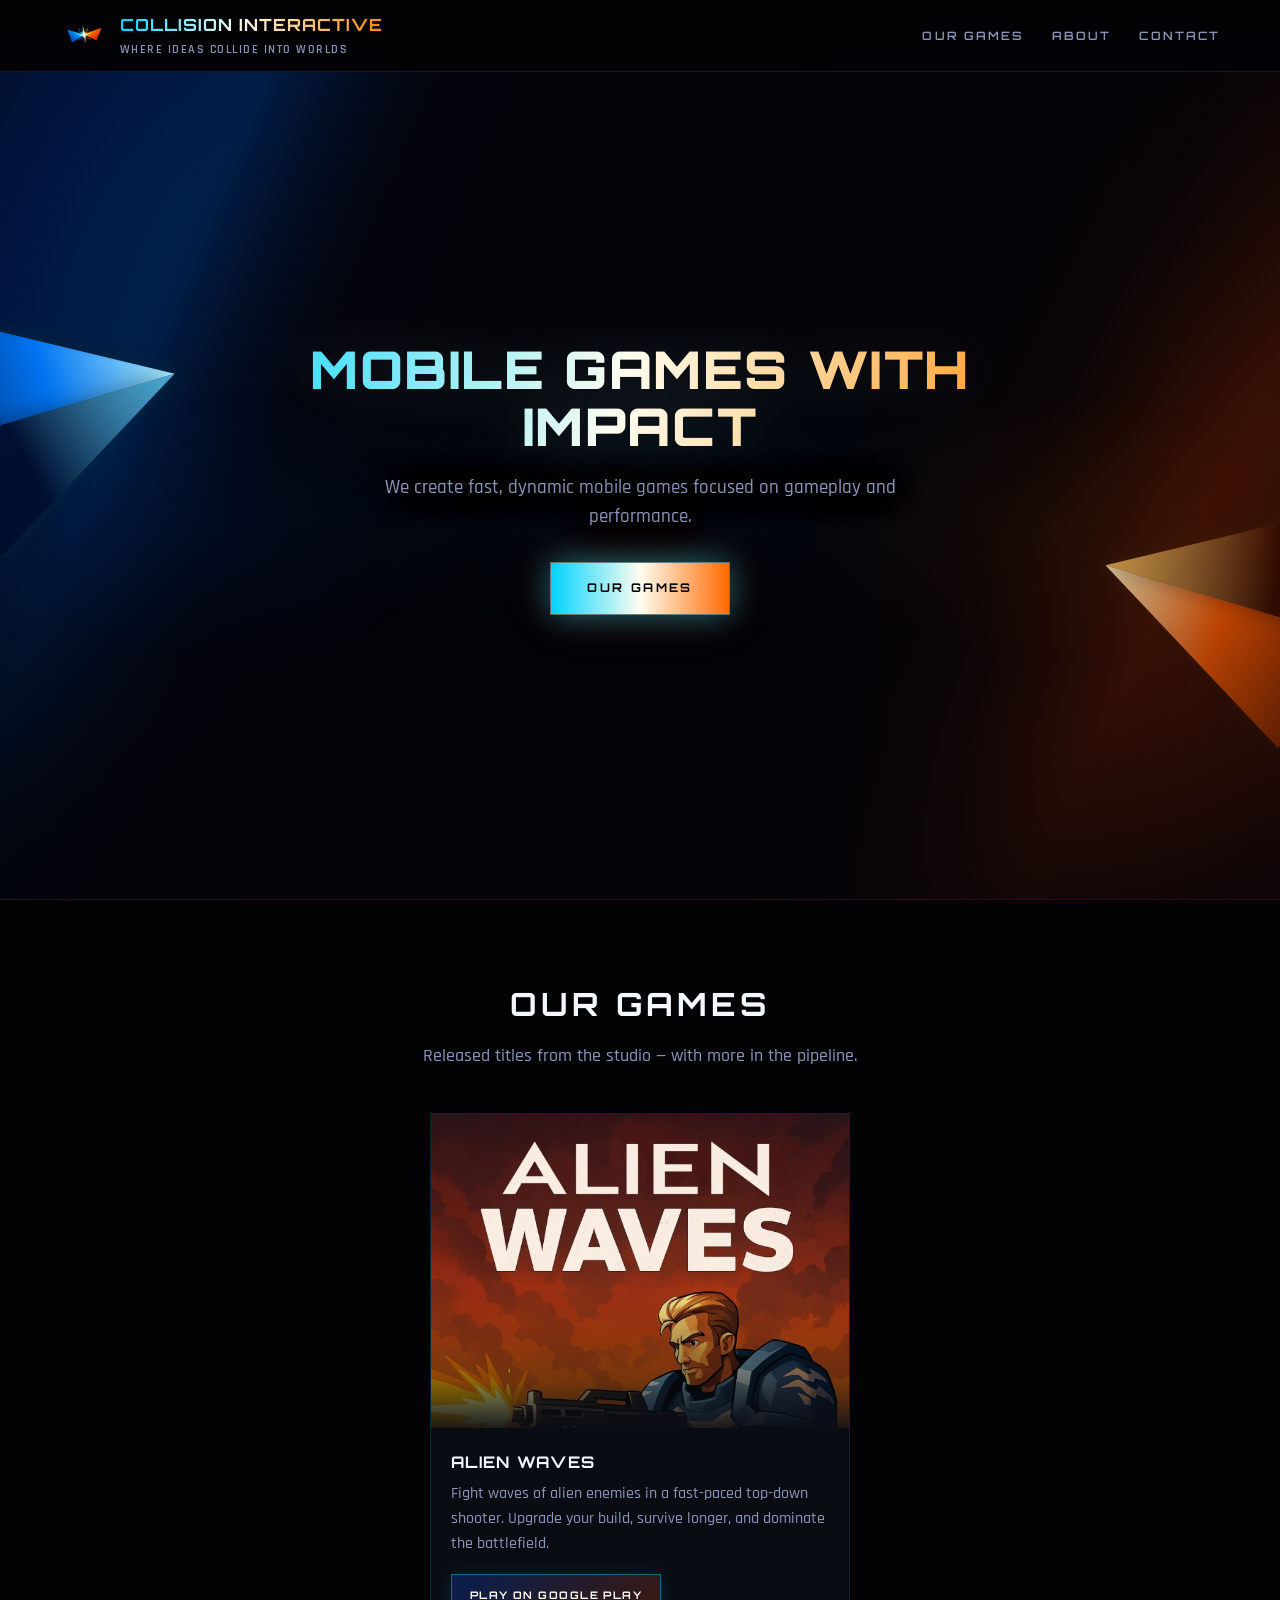
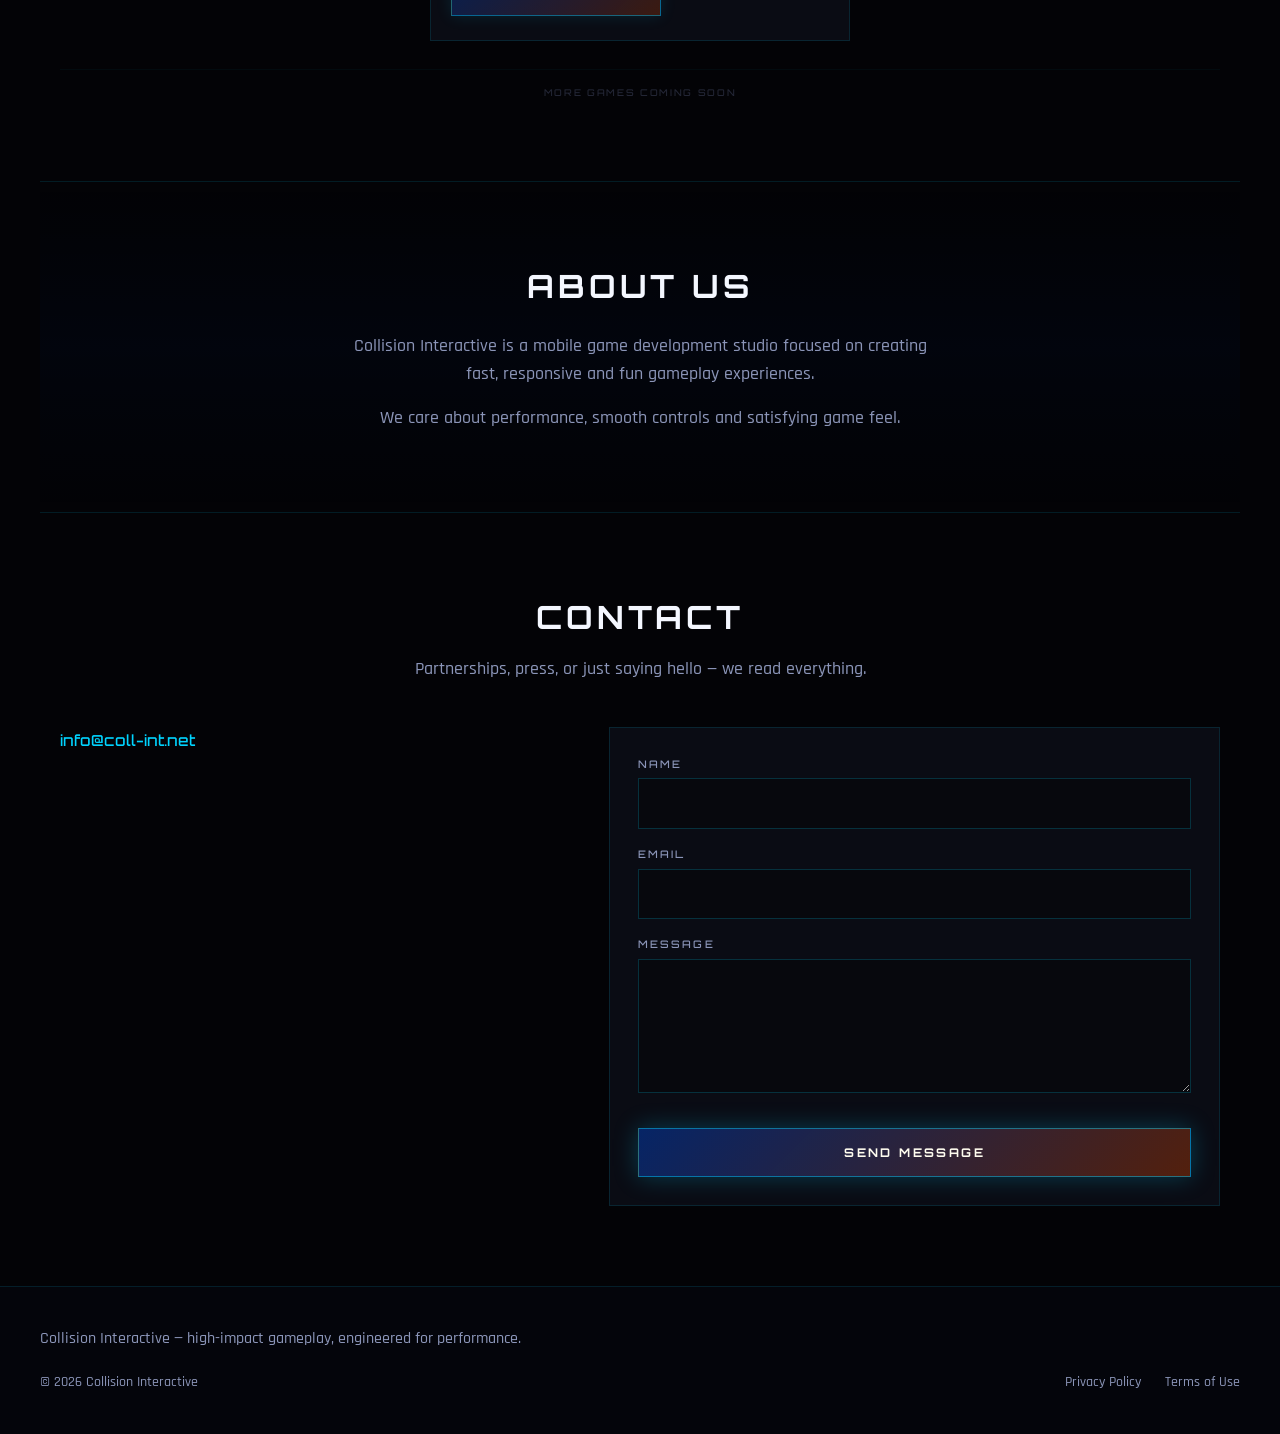
<file: index.html>
<!DOCTYPE html>
<html lang="en">
<head>
  <meta charset="UTF-8" />
  <meta name="viewport" content="width=device-width, initial-scale=1.0" />
  <meta name="description" content="Collision Interactive — mobile games with impact. Fast, dynamic gameplay built for performance." />
  <title>Collision Interactive — Mobile Games With Impact</title>
  <link rel="icon" type="image/png" href="assets/logo2.png" />
  <link rel="preconnect" href="https://fonts.googleapis.com" />
  <link rel="preconnect" href="https://fonts.gstatic.com" crossorigin />
  <link href="https://fonts.googleapis.com/css2?family=Orbitron:wght@500;700;900&family=Rajdhani:wght@400;500;600;700&display=swap" rel="stylesheet" />
  <link rel="stylesheet" href="css/styles.css" />
</head>
<body>
  <div class="bg-rays" aria-hidden="true"></div>

  <header class="site-header" id="top">
    <div class="site-header__inner">
      <a class="brand" href="#top">
        <img class="brand__logo" src="assets/logo2.png" width="48" height="48" alt="Collision Interactive logo" />
        <div class="brand__text">
          <span class="brand__name">Collision Interactive</span>
          <span class="brand__tagline">Where ideas collide into worlds</span>
        </div>
      </a>
      <nav class="nav" aria-label="Primary">
        <a href="#games">Our Games</a>
        <a href="#about">About</a>
        <a href="#contact">Contact</a>
      </nav>
      <button type="button" class="nav-toggle" aria-expanded="false" aria-controls="nav-mobile" aria-label="Open menu">
        <span></span><span></span><span></span>
      </button>
    </div>
    <div class="nav-mobile" id="nav-mobile" hidden>
      <a href="#games">Our Games</a>
      <a href="#about">About</a>
      <a href="#contact">Contact</a>
    </div>
  </header>

  <main>
    <section class="hero">
      <canvas class="hero-canvas" id="hero-canvas" aria-hidden="true"></canvas>
      <div class="hero__ambient" aria-hidden="true"></div>
      <div class="hero__inner">
        <div class="hero__content">
          <h1 class="hero__title">Mobile Games With Impact</h1>
          <p class="hero__subtitle">We create fast, dynamic mobile games focused on gameplay and performance.</p>
        </div>
        <a class="btn btn--primary btn--particles" href="#games">Our Games</a>
      </div>
    </section>

    <section class="section section--games" id="games">
      <div class="section__head reveal" data-reveal>
        <h2 class="section__title">Our Games</h2>
        <p class="section__lead">Released titles from the studio — with more in the pipeline.</p>
      </div>
      <div class="games-showcase">
        <div class="games-grid" role="list">
          <article class="game-card reveal card-particles" data-reveal role="listitem">
            <div class="game-card__image game-card__image--keyart">
              <img
                class="game-card__keyart"
                src="assets/alien-waves-keyart.png"
                width="682"
                height="1024"
                alt="Alien Waves — soldier in blue armor against an alien swarm"
                loading="lazy"
                decoding="async"
              />
            </div>
            <div class="game-card__body">
              <h3 class="game-card__title">Alien Waves</h3>
              <p class="game-card__desc">Fight waves of alien enemies in a fast-paced top-down shooter. Upgrade your build, survive longer, and dominate the battlefield.</p>
              <a
                class="game-card__store"
                href="https://play.google.com/store/apps/details?id=com.collint.alienwaves"
                target="_blank"
                rel="noopener noreferrer"
              >Play on Google Play</a>
            </div>
          </article>
        </div>
        <p class="games-soon" role="note">More games coming soon</p>
      </div>
    </section>

    <section class="section section--about" id="about">
      <div class="about-simple reveal" data-reveal>
        <h2 class="section__title">About Us</h2>
        <p>Collision Interactive is a mobile game development studio focused on creating fast, responsive and fun gameplay experiences.</p>
        <p>We care about performance, smooth controls and satisfying game feel.</p>
      </div>
    </section>

    <section class="section section--contact" id="contact">
      <div class="section__head reveal" data-reveal>
        <h2 class="section__title">Contact</h2>
        <p class="section__lead">Partnerships, press, or just saying hello — we read everything.</p>
      </div>
      <div class="contact-grid reveal" data-reveal>
        <div class="contact-aside">
          <p><a class="contact-email" href="mailto:info@coll-int.net">info@coll-int.net</a></p>
        </div>
        <form class="contact-form" id="contact-form" action="https://formsubmit.co/info@coll-int.net" method="POST">
          <input type="hidden" name="_subject" value="Collision Interactive — Website contact" />
          <input type="text" name="_honey" class="contact-form__hp" tabindex="-1" autocomplete="off" aria-hidden="true" />
          <label class="field">
            <span class="field__label">Name</span>
            <input class="field__input" type="text" name="name" autocomplete="name" required />
          </label>
          <label class="field">
            <span class="field__label">Email</span>
            <input class="field__input" type="email" name="email" autocomplete="email" required />
          </label>
          <label class="field">
            <span class="field__label">Message</span>
            <textarea class="field__input field__input--area" name="message" rows="5" required></textarea>
          </label>
          <button type="submit" class="btn btn--submit btn--particles">Send message</button>
        </form>
      </div>
    </section>
  </main>

  <footer class="site-footer">
    <div class="site-footer__inner">
      <p class="site-footer__tagline">Collision Interactive — high-impact gameplay, engineered for performance.</p>
      <div class="site-footer__meta">
        <span>© 2026 Collision Interactive</span>
        <span class="site-footer__links">
          <a href="privacy.html">Privacy Policy</a>
          <a href="terms.html">Terms of Use</a>
        </span>
      </div>
    </div>
  </footer>

  <script src="js/hero-canvas.js"></script>
  <script src="js/main.js"></script>
</body>
</html>
</file>
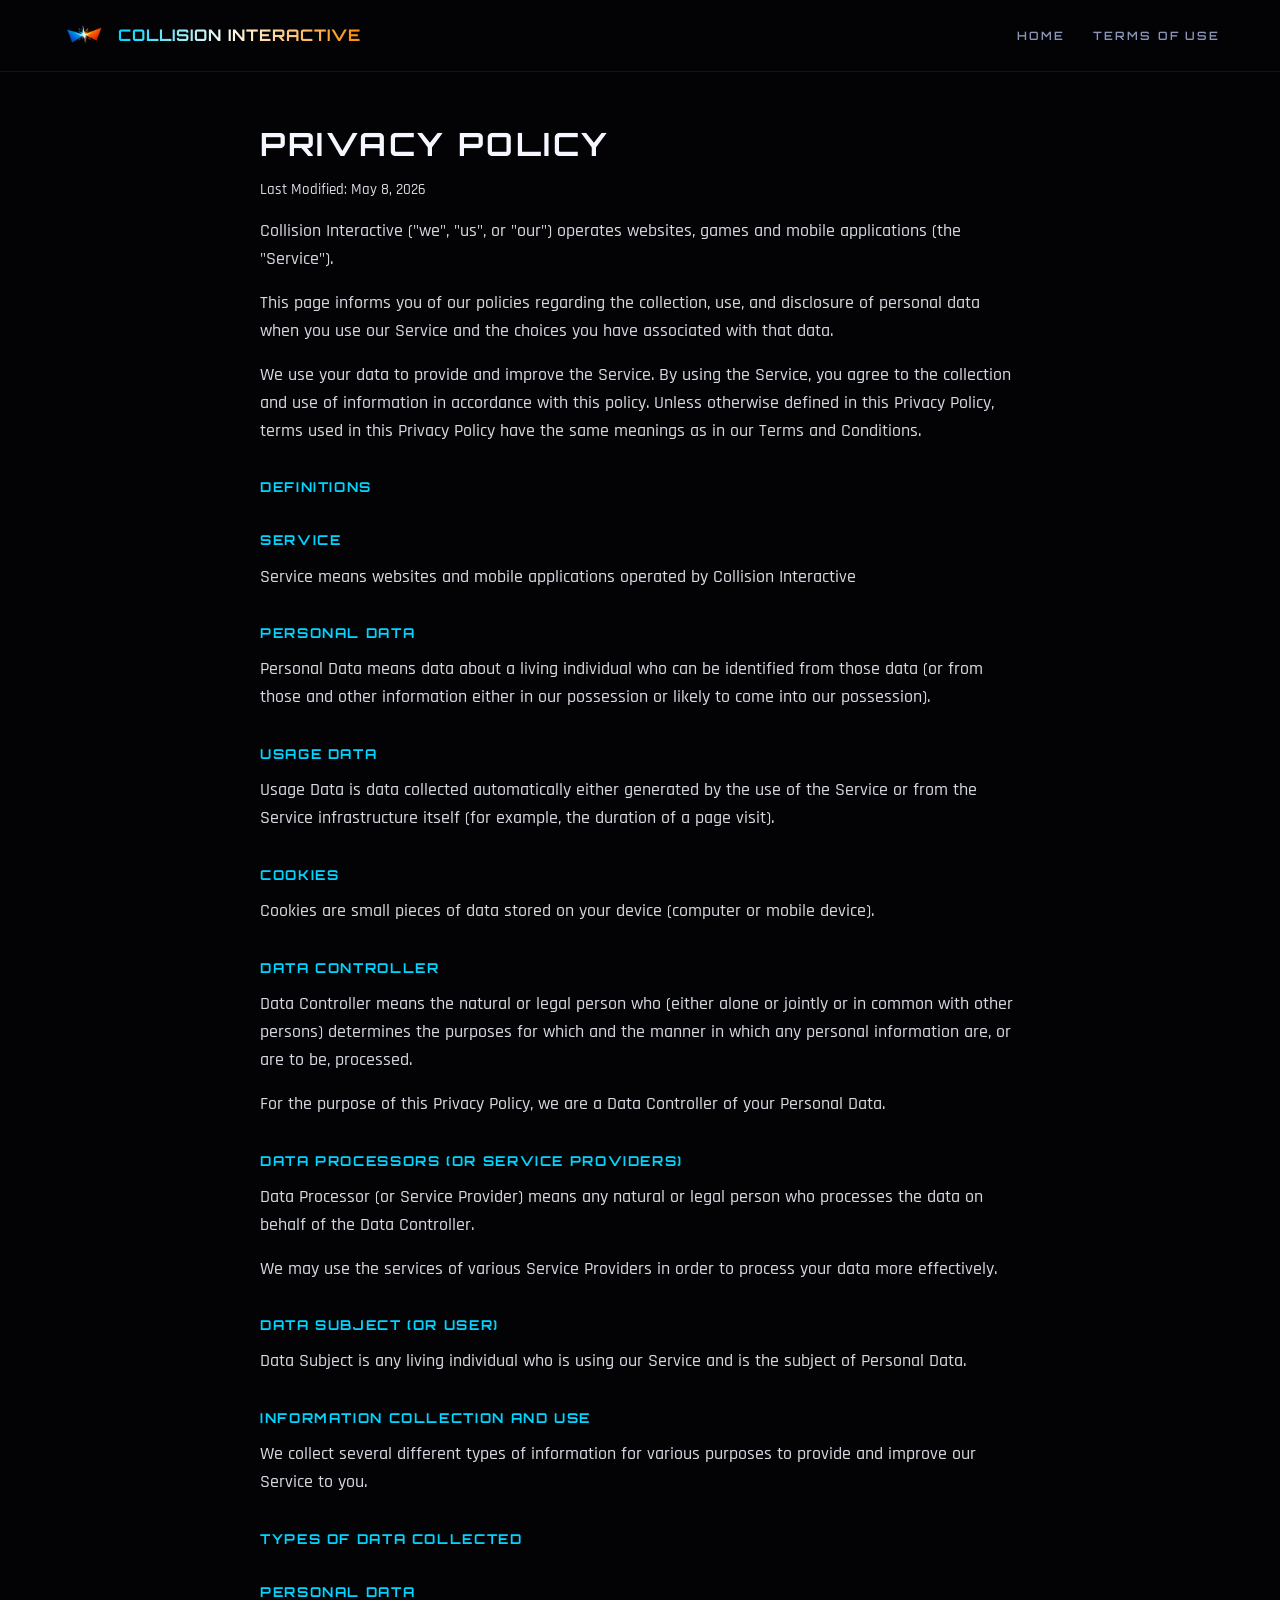
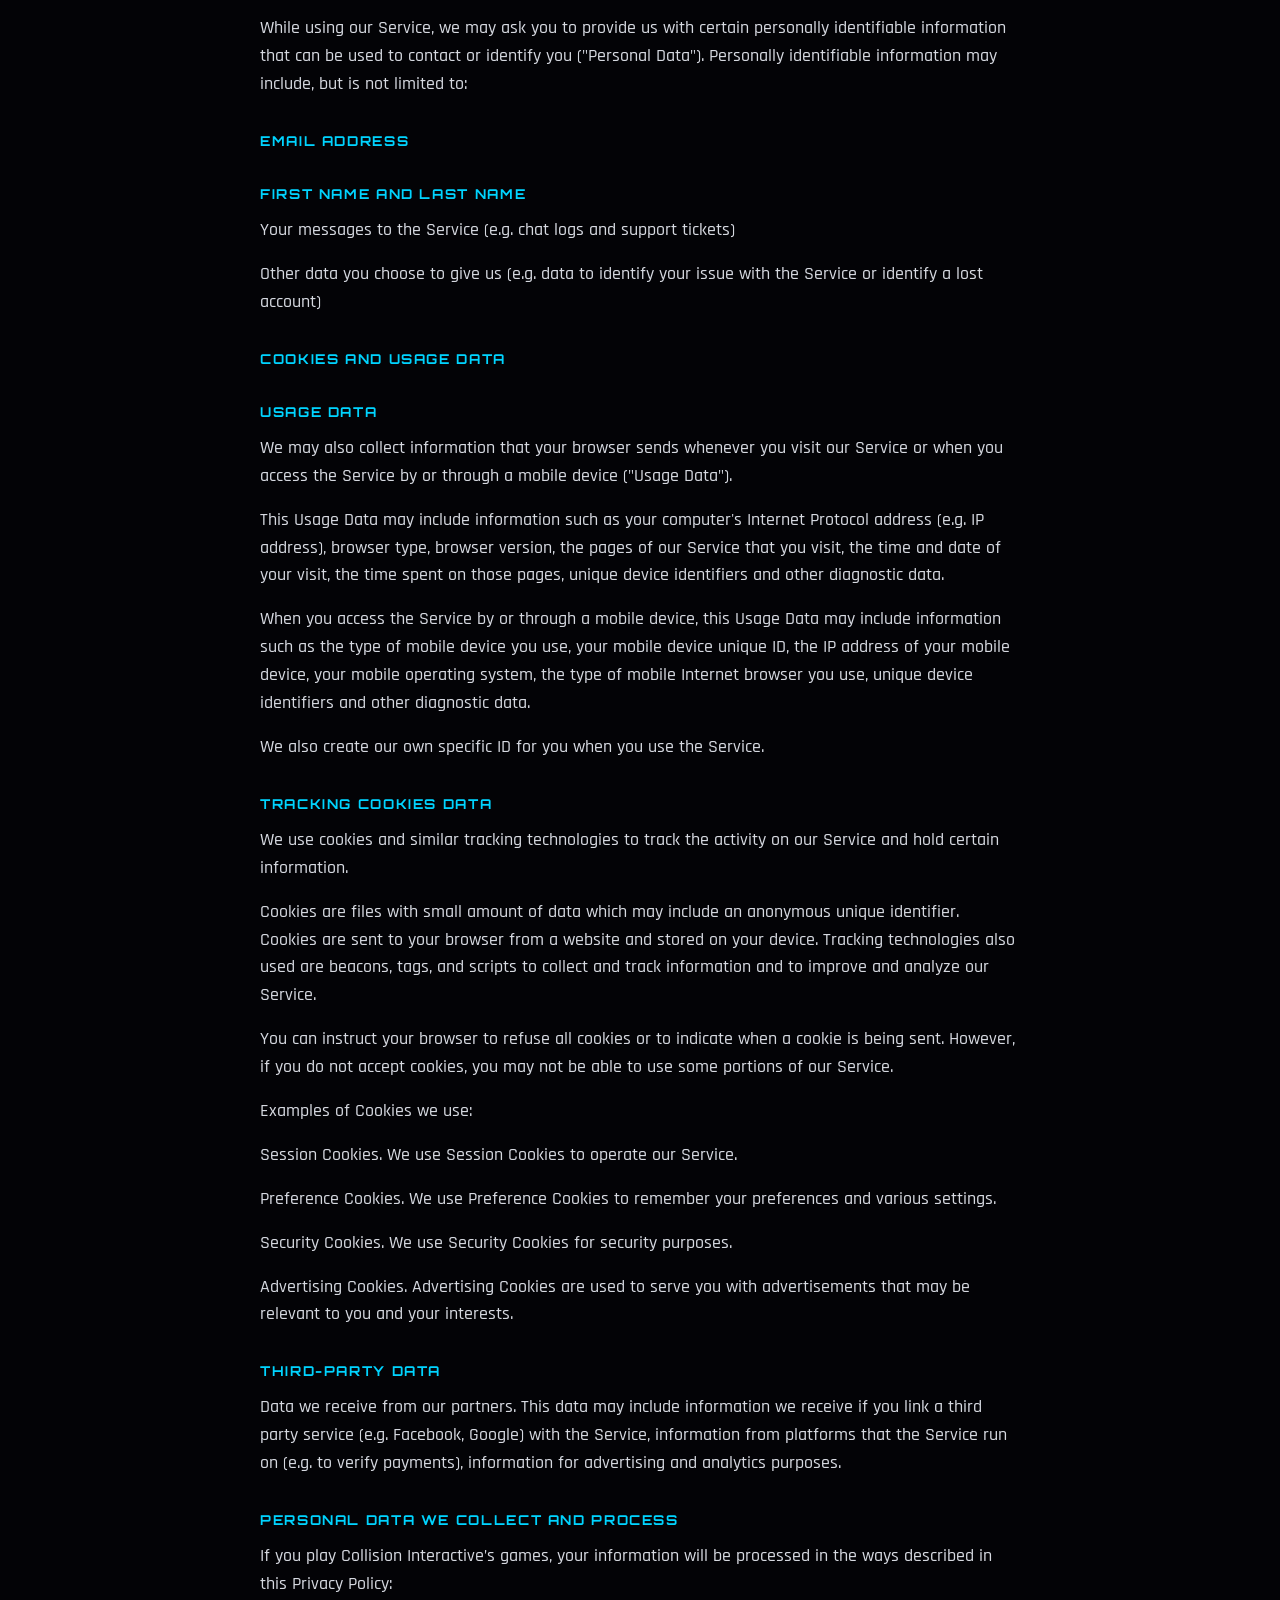
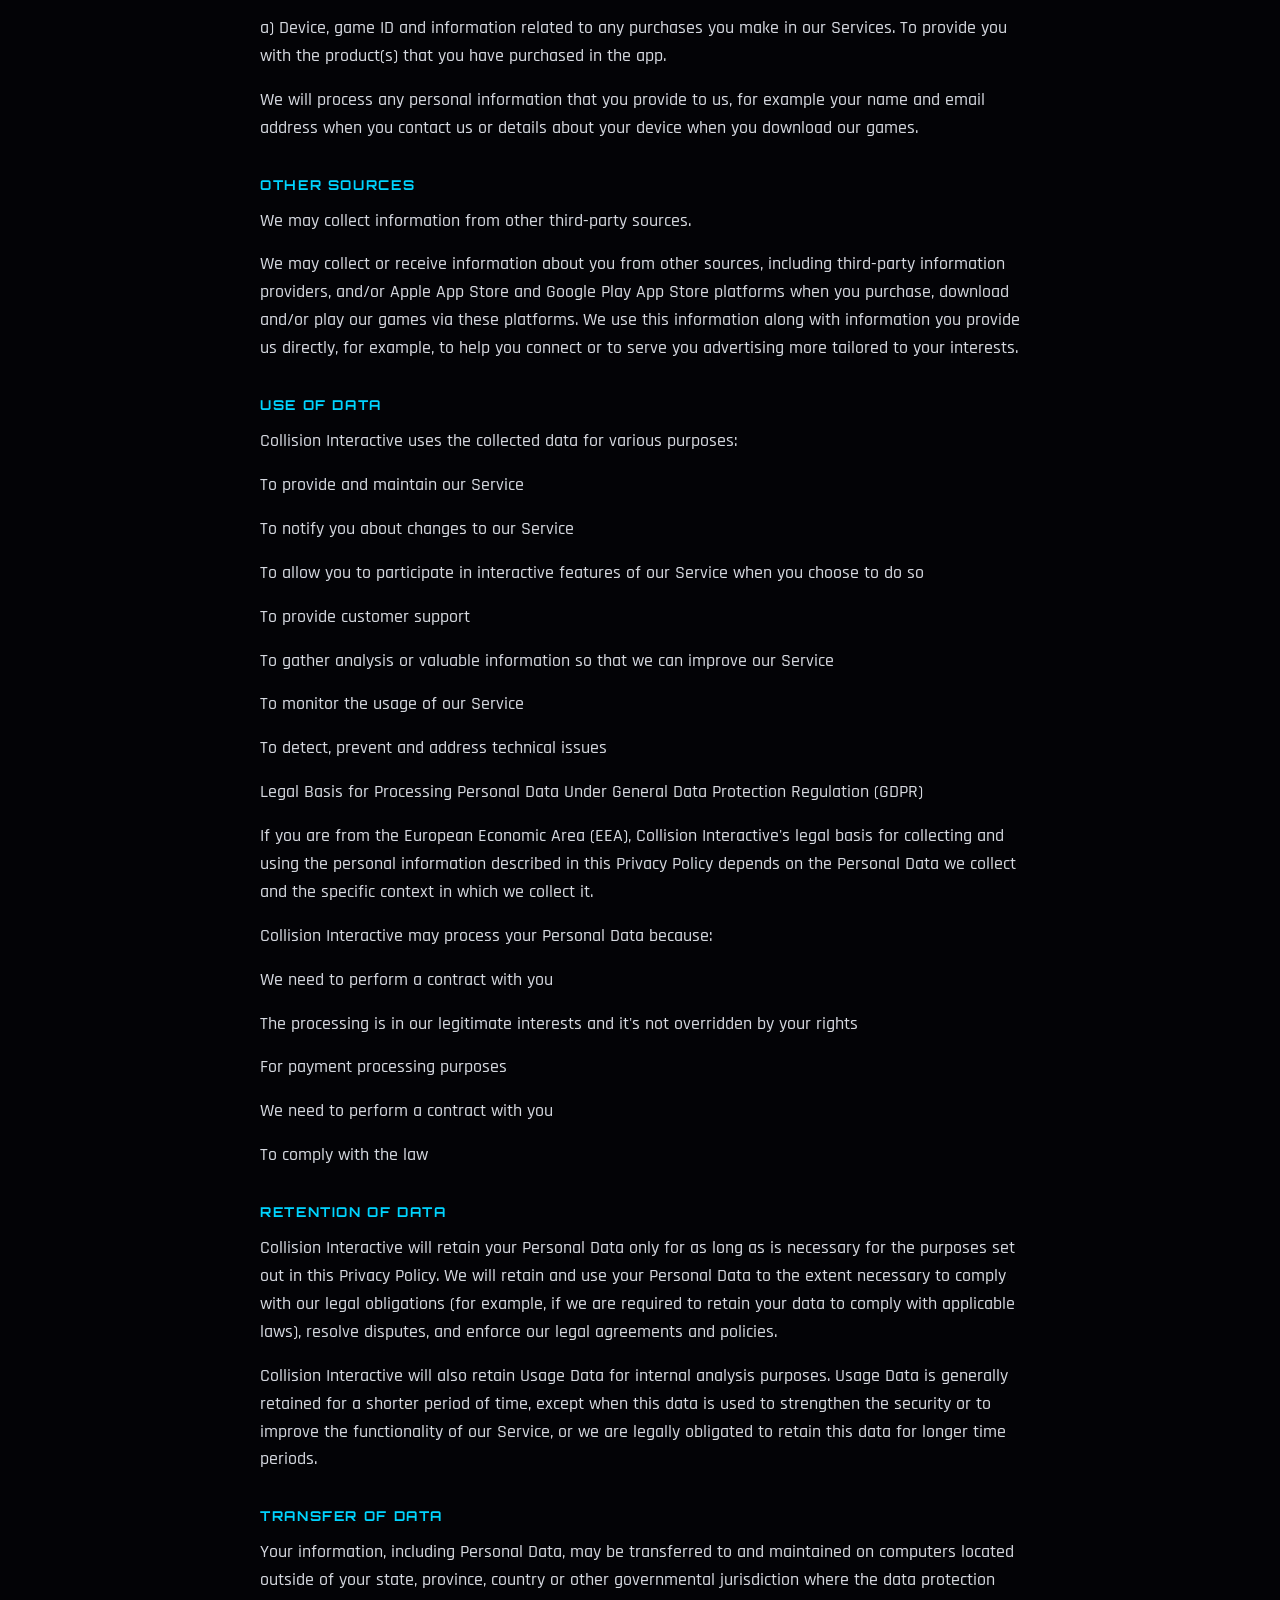
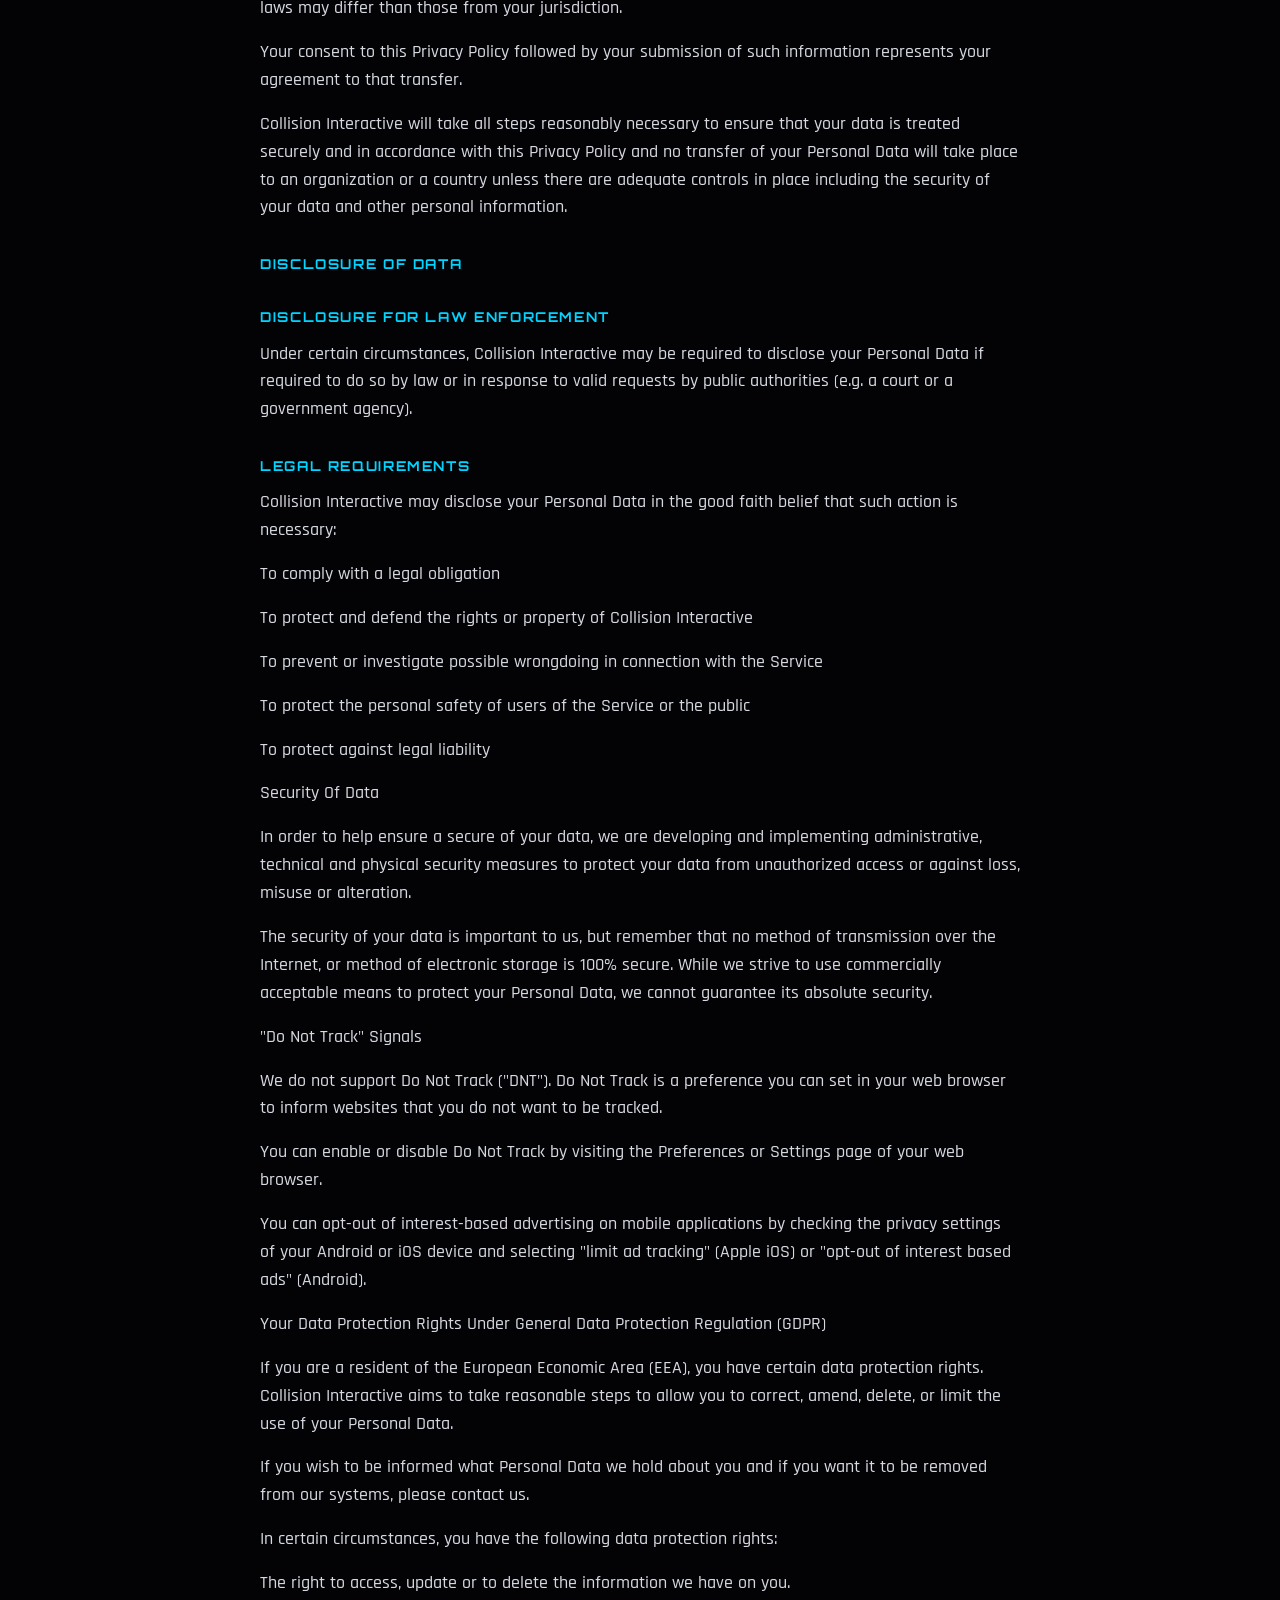
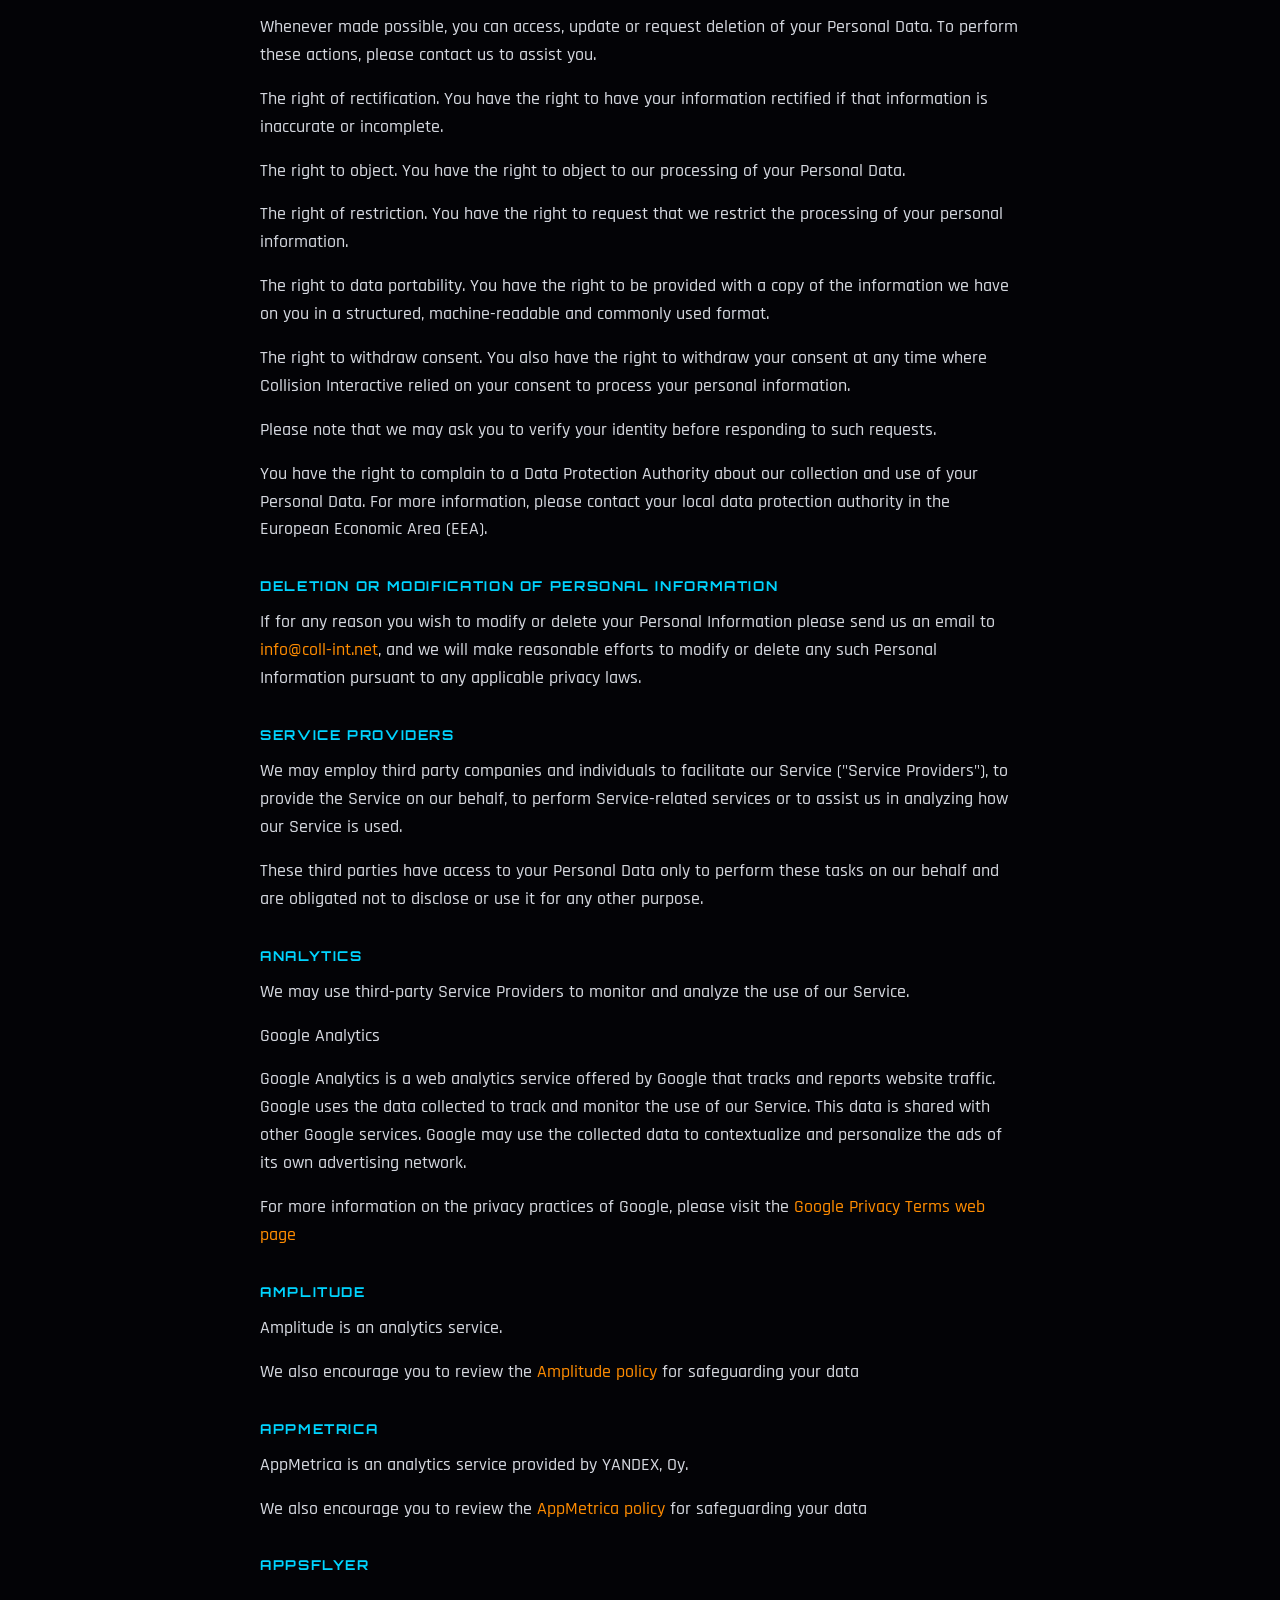
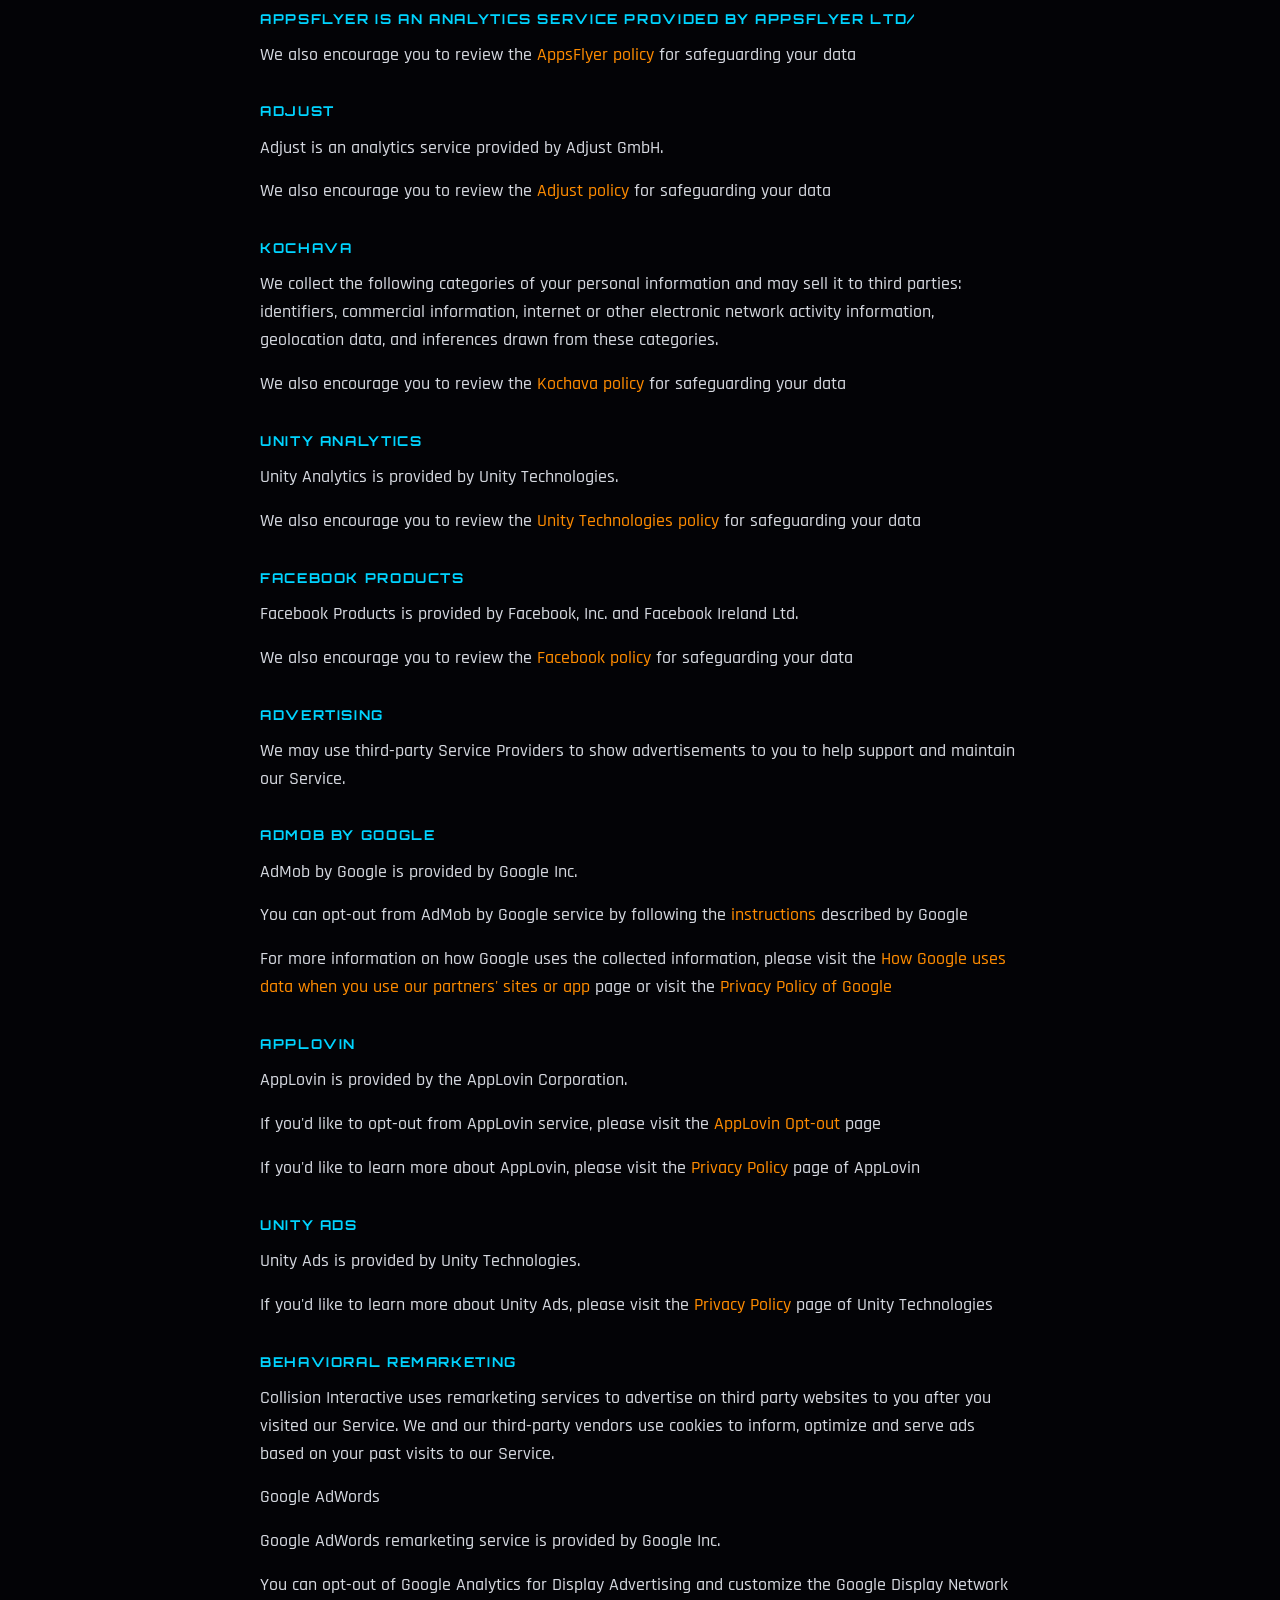
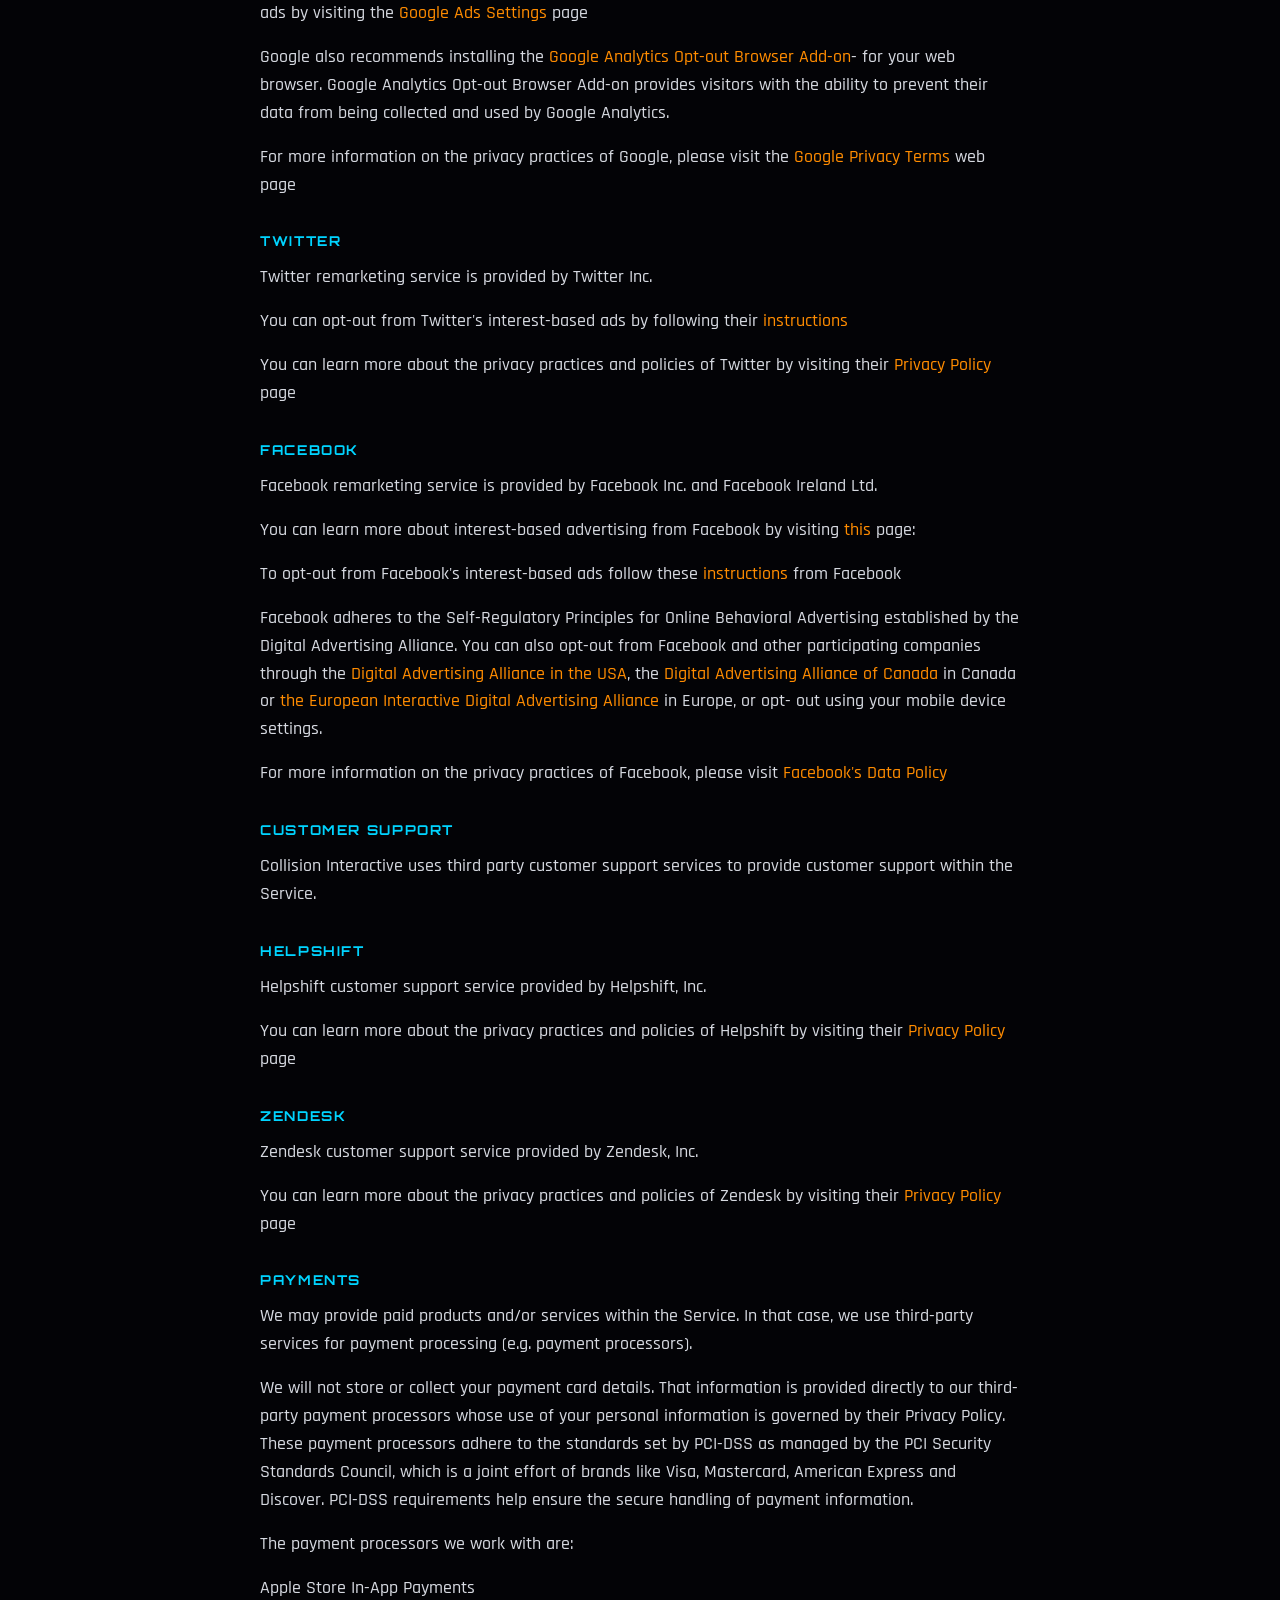
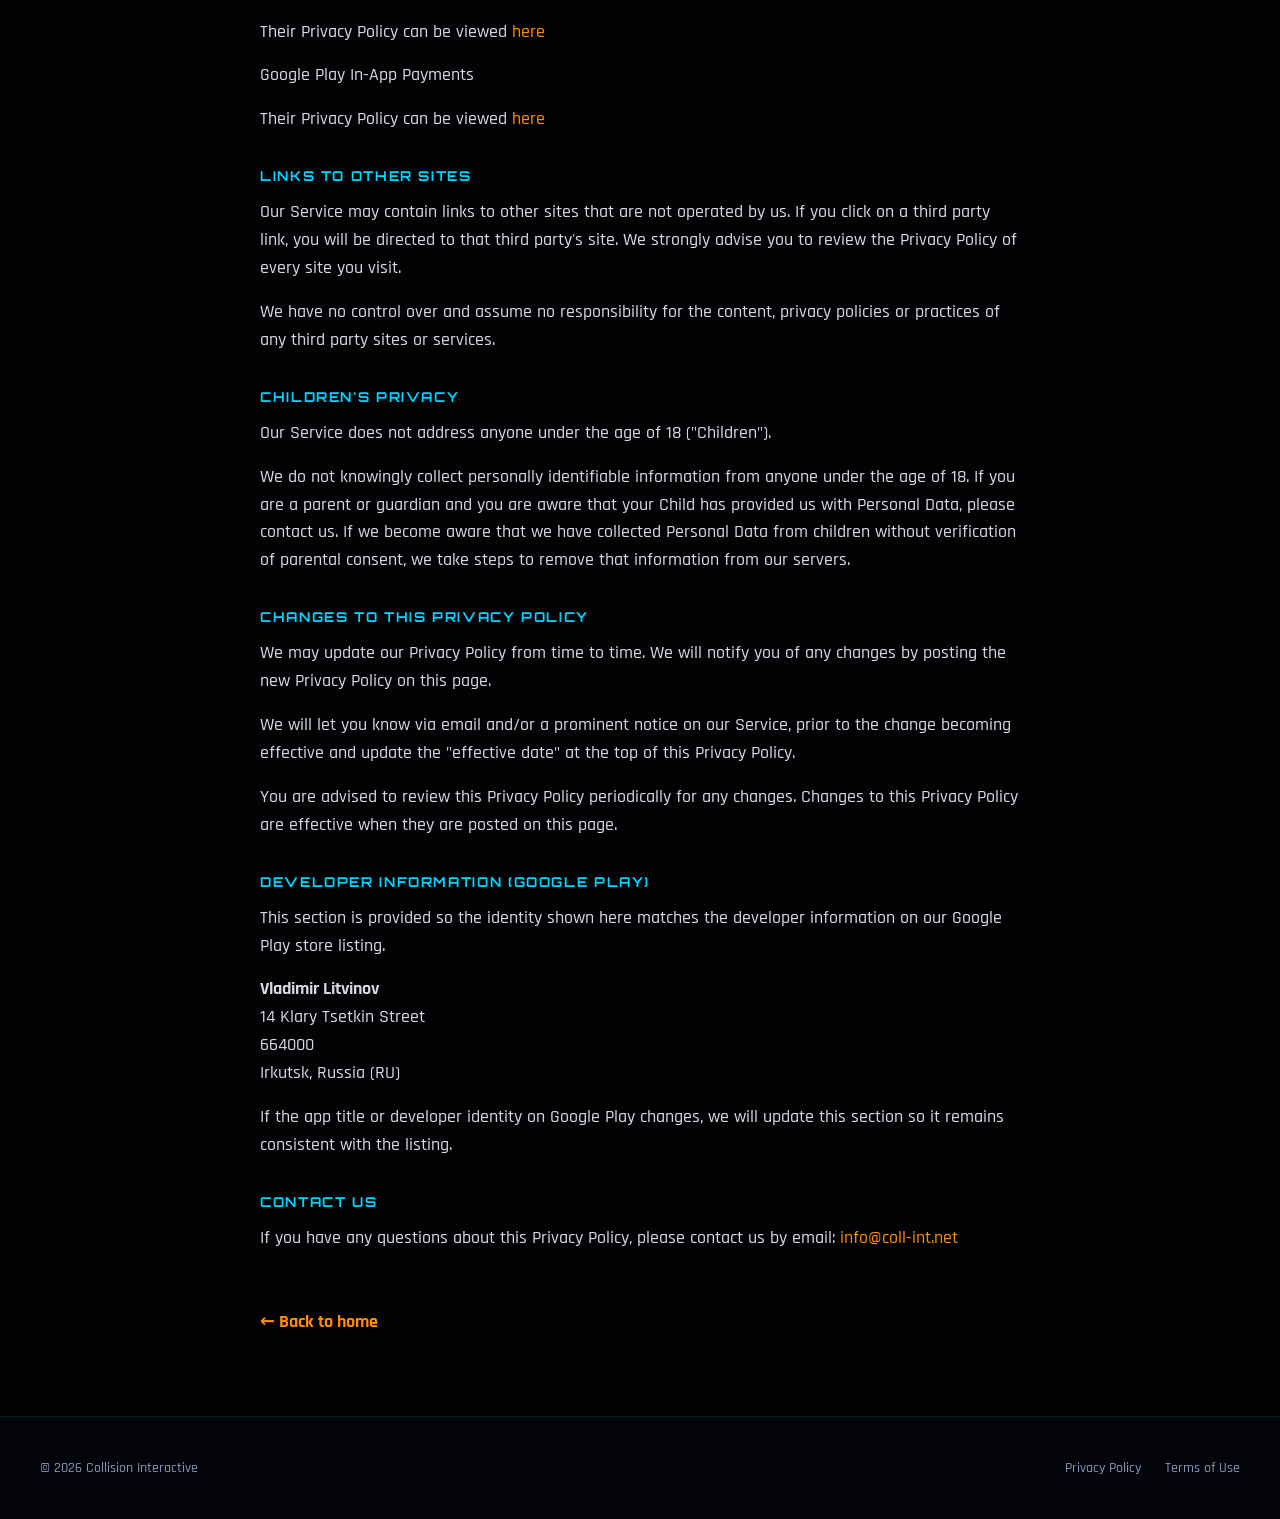
<file: privacy.html>
<!DOCTYPE html>
<html lang="en">
<head>
  <meta charset="UTF-8" />
  <meta name="viewport" content="width=device-width, initial-scale=1.0" />
  <title>Privacy Policy — Collision Interactive</title>
  <link rel="icon" type="image/png" href="assets/logo2.png" />
  <link rel="preconnect" href="https://fonts.googleapis.com" />
  <link rel="preconnect" href="https://fonts.gstatic.com" crossorigin />
  <link href="https://fonts.googleapis.com/css2?family=Orbitron:wght@500;700&family=Rajdhani:wght@400;600&display=swap" rel="stylesheet" />
  <link rel="stylesheet" href="css/styles.css" />
</head>
<body class="page-legal">
  <header class="site-header site-header--simple">
    <div class="site-header__inner">
      <a class="brand" href="index.html">
        <img class="brand__logo" src="assets/logo2.png" width="40" height="40" alt="" />
        <span class="brand__name">Collision Interactive</span>
      </a>
      <nav class="nav" aria-label="Legal">
        <a href="index.html">Home</a>
        <a href="terms.html">Terms of Use</a>
      </nav>
    </div>
  </header>

  <main class="legal-main">
    <article class="legal-doc">
<h1>Privacy Policy</h1>

<p class="legal-meta">Last Modified: May 8, 2026</p>

<p>Collision Interactive (&quot;we&quot;, &quot;us&quot;, or &quot;our&quot;) operates websites, games and mobile applications (the &quot;Service&quot;).</p>

<p>This page informs you of our policies regarding the collection, use, and disclosure of personal data when you use our Service and the choices you have associated with that data.</p>

<p>We use your data to provide and improve the Service. By using the Service, you agree to the collection and use of information in accordance with this policy. Unless otherwise defined in this Privacy Policy, terms used in this Privacy Policy have the same meanings as in our Terms and Conditions.</p>

<h2>Definitions</h2>

<h2>Service</h2>

<p>Service means websites and mobile applications operated by Collision Interactive</p>

<h2>Personal Data</h2>

<p>Personal Data means data about a living individual who can be identified from those data (or from those and other information either in our possession or likely to come into our possession).</p>

<h2>Usage Data</h2>

<p>Usage Data is data collected automatically either generated by the use of the Service or from the Service infrastructure itself (for example, the duration of a page visit).</p>

<h2>Cookies</h2>

<p>Cookies are small pieces of data stored on your device (computer or mobile device).</p>

<h2>Data Controller</h2>

<p>Data Controller means the natural or legal person who (either alone or jointly or in common with other persons) determines the purposes for which and the manner in which any personal information are, or are to be, processed.</p>

<p>For the purpose of this Privacy Policy, we are a Data Controller of your Personal Data.</p>

<h2>Data Processors (or Service Providers)</h2>

<p>Data Processor (or Service Provider) means any natural or legal person who processes the data on behalf of the Data Controller.</p>

<p>We may use the services of various Service Providers in order to process your data more effectively.</p>

<h2>Data Subject (or User)</h2>

<p>Data Subject is any living individual who is using our Service and is the subject of Personal Data.</p>

<h2>Information Collection And Use</h2>

<p>We collect several different types of information for various purposes to provide and improve our Service to you.</p>

<h2>Types of Data Collected</h2>

<h2>Personal Data</h2>

<p>While using our Service, we may ask you to provide us with certain personally identifiable information that can be used to contact or identify you (&quot;Personal Data&quot;). Personally identifiable information may include, but is not limited to:</p>

<h2>Email address</h2>

<h2>First name and last name</h2>

<p>Your messages to the Service (e.g. chat logs and support tickets)</p>

<p>Other data you choose to give us (e.g. data to identify your issue with the Service or identify a lost account)</p>

<h2>Cookies and Usage Data</h2>

<h2>Usage Data</h2>

<p>We may also collect information that your browser sends whenever you visit our Service or when you access the Service by or through a mobile device (&quot;Usage Data&quot;).</p>

<p>This Usage Data may include information such as your computer&#x27;s Internet Protocol address (e.g. IP address), browser type, browser version, the pages of our Service that you visit, the time and date of your visit, the time spent on those pages, unique device identifiers and other diagnostic data.</p>

<p>When you access the Service by or through a mobile device, this Usage Data may include information such as the type of mobile device you use, your mobile device unique ID, the IP address of your mobile device, your mobile operating system, the type of mobile Internet browser you use, unique device identifiers and other diagnostic data.</p>

<p>We also create our own specific ID for you when you use the Service.</p>

<h2>Tracking Cookies Data</h2>

<p>We use cookies and similar tracking technologies to track the activity on our Service and hold certain information.</p>

<p>Cookies are files with small amount of data which may include an anonymous unique identifier. Cookies are sent to your browser from a website and stored on your device. Tracking technologies also used are beacons, tags, and scripts to collect and track information and to improve and analyze our Service.</p>

<p>You can instruct your browser to refuse all cookies or to indicate when a cookie is being sent. However, if you do not accept cookies, you may not be able to use some portions of our Service.</p>

<p>Examples of Cookies we use:</p>

<p>Session Cookies. We use Session Cookies to operate our Service.</p>

<p>Preference Cookies. We use Preference Cookies to remember your preferences and various settings.</p>

<p>Security Cookies. We use Security Cookies for security purposes.</p>

<p>Advertising Cookies. Advertising Cookies are used to serve you with advertisements that may be relevant to you and your interests.</p>

<h2>Third-Party Data</h2>

<p>Data we receive from our partners. This data may include information we receive if you link a third party service (e.g. Facebook, Google) with the Service, information from platforms that the Service run on (e.g. to verify payments), information for advertising and analytics purposes.</p>

<h2>Personal Data We Collect and Process</h2>

<p>If you play Collision Interactive’s games, your information will be processed in the ways described in this Privacy Policy:</p>

<p>a) Device, game ID and information related to any purchases you make in our Services. To provide you with the product(s) that you have purchased in the app.</p>

<p>We will process any personal information that you provide to us, for example your name and email address when you contact us or details about your device when you download our games.</p>

<h2>Other Sources</h2>

<p>We may collect information from other third-party sources.</p>

<p>We may collect or receive information about you from other sources, including third-party information providers, and/or Apple App Store and Google Play App Store platforms when you purchase, download and/or play our games via these platforms. We use this information along with information you provide us directly, for example, to help you connect or to serve you advertising more tailored to your interests.</p>

<h2>Use of Data</h2>

<p>Collision Interactive uses the collected data for various purposes:</p>

<p>To provide and maintain our Service</p>

<p>To notify you about changes to our Service</p>

<p>To allow you to participate in interactive features of our Service when you choose to do so</p>

<p>To provide customer support</p>

<p>To gather analysis or valuable information so that we can improve our Service</p>

<p>To monitor the usage of our Service</p>

<p>To detect, prevent and address technical issues</p>

<p>Legal Basis for Processing Personal Data Under General Data Protection Regulation (GDPR)</p>

<p>If you are from the European Economic Area (EEA), Collision Interactive&#x27;s legal basis for collecting and using the personal information described in this Privacy Policy depends on the Personal Data we collect and the specific context in which we collect it.</p>

<p>Collision Interactive may process your Personal Data because:</p>

<p>We need to perform a contract with you</p>

<p>The processing is in our legitimate interests and it&#x27;s not overridden by your rights</p>

<p>For payment processing purposes</p>

<p>We need to perform a contract with you</p>

<p>To comply with the law</p>

<h2>Retention of Data</h2>

<p>Collision Interactive will retain your Personal Data only for as long as is necessary for the purposes set out in this Privacy Policy. We will retain and use your Personal Data to the extent necessary to comply with our legal obligations (for example, if we are required to retain your data to comply with applicable laws), resolve disputes, and enforce our legal agreements and policies.</p>

<p>Collision Interactive will also retain Usage Data for internal analysis purposes. Usage Data is generally retained for a shorter period of time, except when this data is used to strengthen the security or to improve the functionality of our Service, or we are legally obligated to retain this data for longer time periods.</p>

<h2>Transfer Of Data</h2>

<p>Your information, including Personal Data, may be transferred to and maintained on computers located outside of your state, province, country or other governmental jurisdiction where the data protection laws may differ than those from your jurisdiction.</p>

<p>Your consent to this Privacy Policy followed by your submission of such information represents your agreement to that transfer.</p>

<p>Collision Interactive will take all steps reasonably necessary to ensure that your data is treated securely and in accordance with this Privacy Policy and no transfer of your Personal Data will take place to an organization or a country unless there are adequate controls in place including the security of your data and other personal information.</p>

<h2>Disclosure Of Data</h2>

<h2>Disclosure for Law Enforcement</h2>

<p>Under certain circumstances, Collision Interactive may be required to disclose your Personal Data if required to do so by law or in response to valid requests by public authorities (e.g. a court or a government agency).</p>

<h2>Legal Requirements</h2>

<p>Collision Interactive may disclose your Personal Data in the good faith belief that such action is necessary:</p>

<p>To comply with a legal obligation</p>

<p>To protect and defend the rights or property of Collision Interactive</p>

<p>To prevent or investigate possible wrongdoing in connection with the Service</p>

<p>To protect the personal safety of users of the Service or the public</p>

<p>To protect against legal liability</p>

<p>Security Of Data</p>

<p>In order to help ensure a secure of your data, we are developing and implementing administrative, technical and physical security measures to protect your data from unauthorized access or against loss, misuse or alteration.</p>

<p>The security of your data is important to us, but remember that no method of transmission over the Internet, or method of electronic storage is 100% secure. While we strive to use commercially acceptable means to protect your Personal Data, we cannot guarantee its absolute security.</p>

<p>&quot;Do Not Track&quot; Signals</p>

<p>We do not support Do Not Track (&quot;DNT&quot;). Do Not Track is a preference you can set in your web browser to inform websites that you do not want to be tracked.</p>

<p>You can enable or disable Do Not Track by visiting the Preferences or Settings page of your web browser.</p>

<p>You can opt-out of interest-based advertising on mobile applications by checking the privacy settings of your Android or iOS device and selecting &quot;limit ad tracking&quot; (Apple iOS) or &quot;opt-out of interest based ads&quot; (Android).</p>

<p>Your Data Protection Rights Under General Data Protection Regulation (GDPR)</p>

<p>If you are a resident of the European Economic Area (EEA), you have certain data protection rights. Collision Interactive aims to take reasonable steps to allow you to correct, amend, delete, or limit the use of your Personal Data.</p>

<p>If you wish to be informed what Personal Data we hold about you and if you want it to be removed from our systems, please contact us.</p>

<p>In certain circumstances, you have the following data protection rights:</p>

<p>The right to access, update or to delete the information we have on you.</p>

<p>Whenever made possible, you can access, update or request deletion of your Personal Data. To perform these actions, please contact us to assist you.</p>

<p>The right of rectification. You have the right to have your information rectified if that information is inaccurate or incomplete.</p>

<p>The right to object. You have the right to object to our processing of your Personal Data.</p>

<p>The right of restriction. You have the right to request that we restrict the processing of your personal information.</p>

<p>The right to data portability. You have the right to be provided with a copy of the information we have on you in a structured, machine-readable and commonly used format.</p>

<p>The right to withdraw consent. You also have the right to withdraw your consent at any time where Collision Interactive relied on your consent to process your personal information.</p>

<p>Please note that we may ask you to verify your identity before responding to such requests.</p>

<p>You have the right to complain to a Data Protection Authority about our collection and use of your Personal Data. For more information, please contact your local data protection authority in the European Economic Area (EEA).</p>

<h2>Deletion or Modification of Personal Information</h2>

<p>If for any reason you wish to modify or delete your Personal Information please send us an email to <a href="mailto:info@coll-int.net">info@coll-int.net</a>, and we will make reasonable efforts to modify or delete any such Personal Information pursuant to any applicable privacy laws.</p>

<h2>Service Providers</h2>

<p>We may employ third party companies and individuals to facilitate our Service (&quot;Service Providers&quot;), to provide the Service on our behalf, to perform Service-related services or to assist us in analyzing how our Service is used.</p>

<p>These third parties have access to your Personal Data only to perform these tasks on our behalf and are obligated not to disclose or use it for any other purpose.</p>

<h2>Analytics</h2>

<p>We may use third-party Service Providers to monitor and analyze the use of our Service.</p>

<p>Google Analytics</p>

<p>Google Analytics is a web analytics service offered by Google that tracks and reports website traffic. Google uses the data collected to track and monitor the use of our Service. This data is shared with other Google services. Google may use the collected data to contextualize and personalize the ads of its own advertising network.</p>

<p>For more information on the privacy practices of Google, please visit the <a href="https://policies.google.com/privacy?hl=en">Google Privacy Terms web page</a></p>

<h2>Amplitude</h2>

<p>Amplitude is an analytics service.</p>

<p>We also encourage you to review the <a href="https://amplitude.com/privacy">Amplitude policy</a> for safeguarding your data</p>

<h2>AppMetrica</h2>

<p>AppMetrica is an analytics service provided by YANDEX, Oy.</p>

<p>We also encourage you to review the <a href="https://yandex.ru/legal/confidential/">AppMetrica policy</a> for safeguarding your data</p>

<h2>AppsFlyer</h2>

<h2>AppsFlyer is an analytics service provided by AppsFlyer Ltd/</h2>

<p>We also encourage you to review the <a href="https://www.appsflyer.com/privacy-policy/">AppsFlyer policy</a> for safeguarding your data</p>

<h2>Adjust</h2>

<p>Adjust is an analytics service provided by Adjust GmbH.</p>

<p>We also encourage you to review the <a href="https://www.adjust.com/terms/privacy-policy/">Adjust policy</a> for safeguarding your data</p>

<h2>Kochava</h2>

<p>We collect the following categories of your personal information and may sell it to third parties: identifiers, commercial information, internet or other electronic network activity information, geolocation data, and inferences drawn from these categories.</p>

<p>We also encourage you to review the <a href="https://www.kochava.com/support-privacy/">Kochava policy</a> for safeguarding your data</p>

<h2>Unity Analytics</h2>

<p>Unity Analytics is provided by Unity Technologies.</p>

<p>We also encourage you to review the <a href="https://unity3d.com/legal/privacy-policy">Unity Technologies policy</a> for safeguarding your data</p>

<h2>Facebook Products</h2>

<p>Facebook Products is provided by Facebook, Inc. and Facebook Ireland Ltd.</p>

<p>We also encourage you to review the <a href="https://www.facebook.com/privacy/explanation">Facebook policy</a> for safeguarding your data</p>

<h2>Advertising</h2>

<p>We may use third-party Service Providers to show advertisements to you to help support and maintain our Service.</p>

<h2>AdMob by Google</h2>

<p>AdMob by Google is provided by Google Inc.</p>

<p>You can opt-out from AdMob by Google service by following the <a href="https://support.google.com/ads/answer/2662922?hl=en">instructions</a> described by Google</p>

<p>For more information on how Google uses the collected information, please visit the <a href="http://www.google.com/policies/privacy/partners/">How Google uses data when you use our partners&#x27; sites or app</a> page or visit the <a href="http://www.google.com/policies/privacy/">Privacy Policy of Google</a></p>

<h2>AppLovin</h2>

<p>AppLovin is provided by the AppLovin Corporation.</p>

<p>If you'd like to opt-out from AppLovin service, please visit the <a href="https://www.applovin.com/optout">AppLovin Opt-out</a> page</p>

<p>If you'd like to learn more about AppLovin, please visit the <a href="https://www.applovin.com/privacy">Privacy Policy</a> page of AppLovin</p>

<h2>Unity Ads</h2>

<p>Unity Ads is provided by Unity Technologies.</p>

<p>If you'd like to learn more about Unity Ads, please visit the <a href="https://unity3d.com/legal/privacy-policy">Privacy Policy</a> page of Unity Technologies</p>

<h2>Behavioral Remarketing</h2>

<p>Collision Interactive uses remarketing services to advertise on third party websites to you after you visited our Service. We and our third-party vendors use cookies to inform, optimize and serve ads based on your past visits to our Service.</p>

<p>Google AdWords</p>

<p>Google AdWords remarketing service is provided by Google Inc.</p>

<p>You can opt-out of Google Analytics for Display Advertising and customize the Google Display Network ads by visiting the <a href="http://www.google.com/settings/ads">Google Ads Settings</a> page</p>

<p>Google also recommends installing the <a href="https://tools.google.com/dlpage/gaoptout">Google Analytics Opt-out Browser Add-on</a>- for your web browser. Google Analytics Opt-out Browser Add-on provides visitors with the ability to prevent their data from being collected and used by Google Analytics.</p>

<p>For more information on the privacy practices of Google, please visit the <a href="http://www.google.com/intl/en/policies/privacy/">Google Privacy Terms</a> web page</p>

<h2>Twitter</h2>

<p>Twitter remarketing service is provided by Twitter Inc.</p>

<p>You can opt-out from Twitter's interest-based ads by following their <a href="https://support.twitter.com/articles/20170405">instructions</a></p>

<p>You can learn more about the privacy practices and policies of Twitter by visiting their <a href="https://twitter.com/privacy">Privacy Policy</a> page</p>

<h2>Facebook</h2>

<p>Facebook remarketing service is provided by Facebook Inc. and Facebook Ireland Ltd.</p>

<p>You can learn more about interest-based advertising from Facebook by visiting <a href="https://www.facebook.com/help/164968693837950">this</a> page:</p>

<p>To opt-out from Facebook's interest-based ads follow these <a href="https://www.facebook.com/help/568137493302217">instructions</a> from Facebook</p>

<p>Facebook adheres to the Self-Regulatory Principles for Online Behavioral Advertising established by the Digital Advertising Alliance. You can also opt-out from Facebook and other participating companies through the <a href="http://www.aboutads.info/choices/">Digital Advertising Alliance in the USA</a>, the <a href="http://youradchoices.ca/">Digital Advertising Alliance of Canada</a> in Canada or <a href="http://www.youronlinechoices.eu/">the European Interactive Digital Advertising Alliance</a> in Europe, or opt- out using your mobile device settings.</p>

<p>For more information on the privacy practices of Facebook, please visit <a href="https://www.facebook.com/privacy/explanation">Facebook&#x27;s Data Policy</a></p>

<h2>Customer support</h2>

<p>Collision Interactive uses third party customer support services to provide customer support within the Service.</p>

<h2>Helpshift</h2>

<p>Helpshift customer support service provided by Helpshift, Inc.</p>

<p>You can learn more about the privacy practices and policies of Helpshift by visiting their <a href="https://www.helpshift.com/legal/privacy/">Privacy Policy</a> page</p>

<h2>Zendesk</h2>

<p>Zendesk customer support service provided by Zendesk, Inc.</p>

<p>You can learn more about the privacy practices and policies of Zendesk by visiting their <a href="https://www.zendesk.com/company/customers-partners/privacy-policy/">Privacy Policy</a> page</p>

<h2>Payments</h2>

<p>We may provide paid products and/or services within the Service. In that case, we use third-party services for payment processing (e.g. payment processors).</p>

<p>We will not store or collect your payment card details. That information is provided directly to our third-party payment processors whose use of your personal information is governed by their Privacy Policy. These payment processors adhere to the standards set by PCI-DSS as managed by the PCI Security Standards Council, which is a joint effort of brands like Visa, Mastercard, American Express and Discover. PCI-DSS requirements help ensure the secure handling of payment information.</p>

<p>The payment processors we work with are:</p>

<p>Apple Store In-App Payments</p>

<p>Their Privacy Policy can be viewed <a href="https://www.apple.com/legal/privacy/en-ww/">here</a></p>

<p>Google Play In-App Payments</p>

<p>Their Privacy Policy can be viewed <a href="https://www.google.com/policies/privacy/">here</a></p>

<h2>Links To Other Sites</h2>

<p>Our Service may contain links to other sites that are not operated by us. If you click on a third party link, you will be directed to that third party&#x27;s site. We strongly advise you to review the Privacy Policy of every site you visit.</p>

<p>We have no control over and assume no responsibility for the content, privacy policies or practices of any third party sites or services.</p>

<h2>Children&#x27;s Privacy</h2>

<p>Our Service does not address anyone under the age of 18 (&quot;Children&quot;).</p>

<p>We do not knowingly collect personally identifiable information from anyone under the age of 18. If you are a parent or guardian and you are aware that your Child has provided us with Personal Data, please contact us. If we become aware that we have collected Personal Data from children without verification of parental consent, we take steps to remove that information from our servers.</p>

<h2>Changes To This Privacy Policy</h2>

<p>We may update our Privacy Policy from time to time. We will notify you of any changes by posting the new Privacy Policy on this page.</p>

<p>We will let you know via email and/or a prominent notice on our Service, prior to the change becoming effective and update the &quot;effective date&quot; at the top of this Privacy Policy.</p>

<p>You are advised to review this Privacy Policy periodically for any changes. Changes to this Privacy Policy are effective when they are posted on this page.</p>

<h2>Developer information (Google Play)</h2>

<p>This section is provided so the identity shown here matches the developer information on our Google Play store listing.</p>

<p><strong>Vladimir Litvinov</strong><br />
14 Klary Tsetkin Street<br />
664000<br />
Irkutsk, Russia (RU)</p>

<p>If the app title or developer identity on Google Play changes, we will update this section so it remains consistent with the listing.</p>

<h2>Contact Us</h2>

<p>If you have any questions about this Privacy Policy, please contact us by email: <a href="mailto:info@coll-int.net">info@coll-int.net</a></p>

      <p><a href="index.html" class="legal-back">← Back to home</a></p>
    </article>
  </main>

  <footer class="site-footer site-footer--minimal">
    <div class="site-footer__inner">
      <div class="site-footer__meta">
        <span>© 2026 Collision Interactive</span>
        <span class="site-footer__links">
          <a href="privacy.html" aria-current="page">Privacy Policy</a>
          <a href="terms.html">Terms of Use</a>
        </span>
      </div>
    </div>
  </footer>
</body>
</html>
</file>
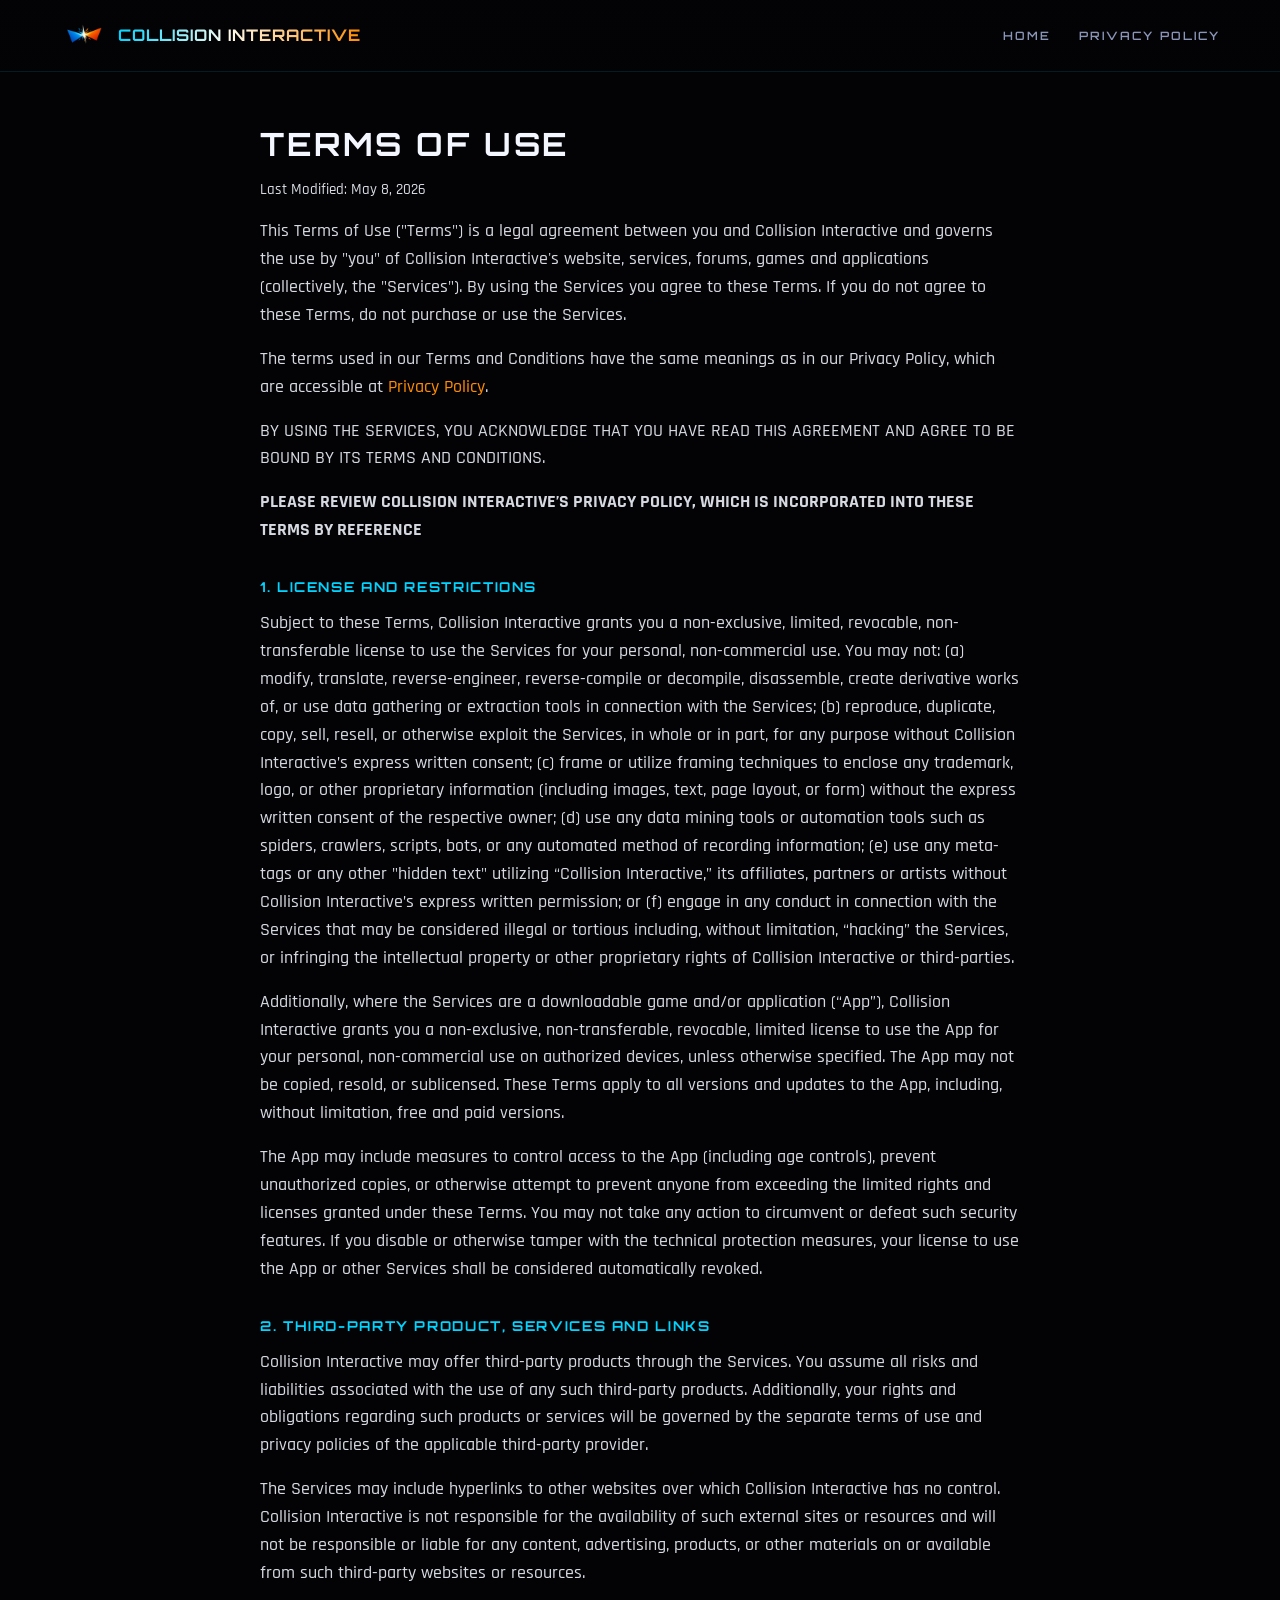
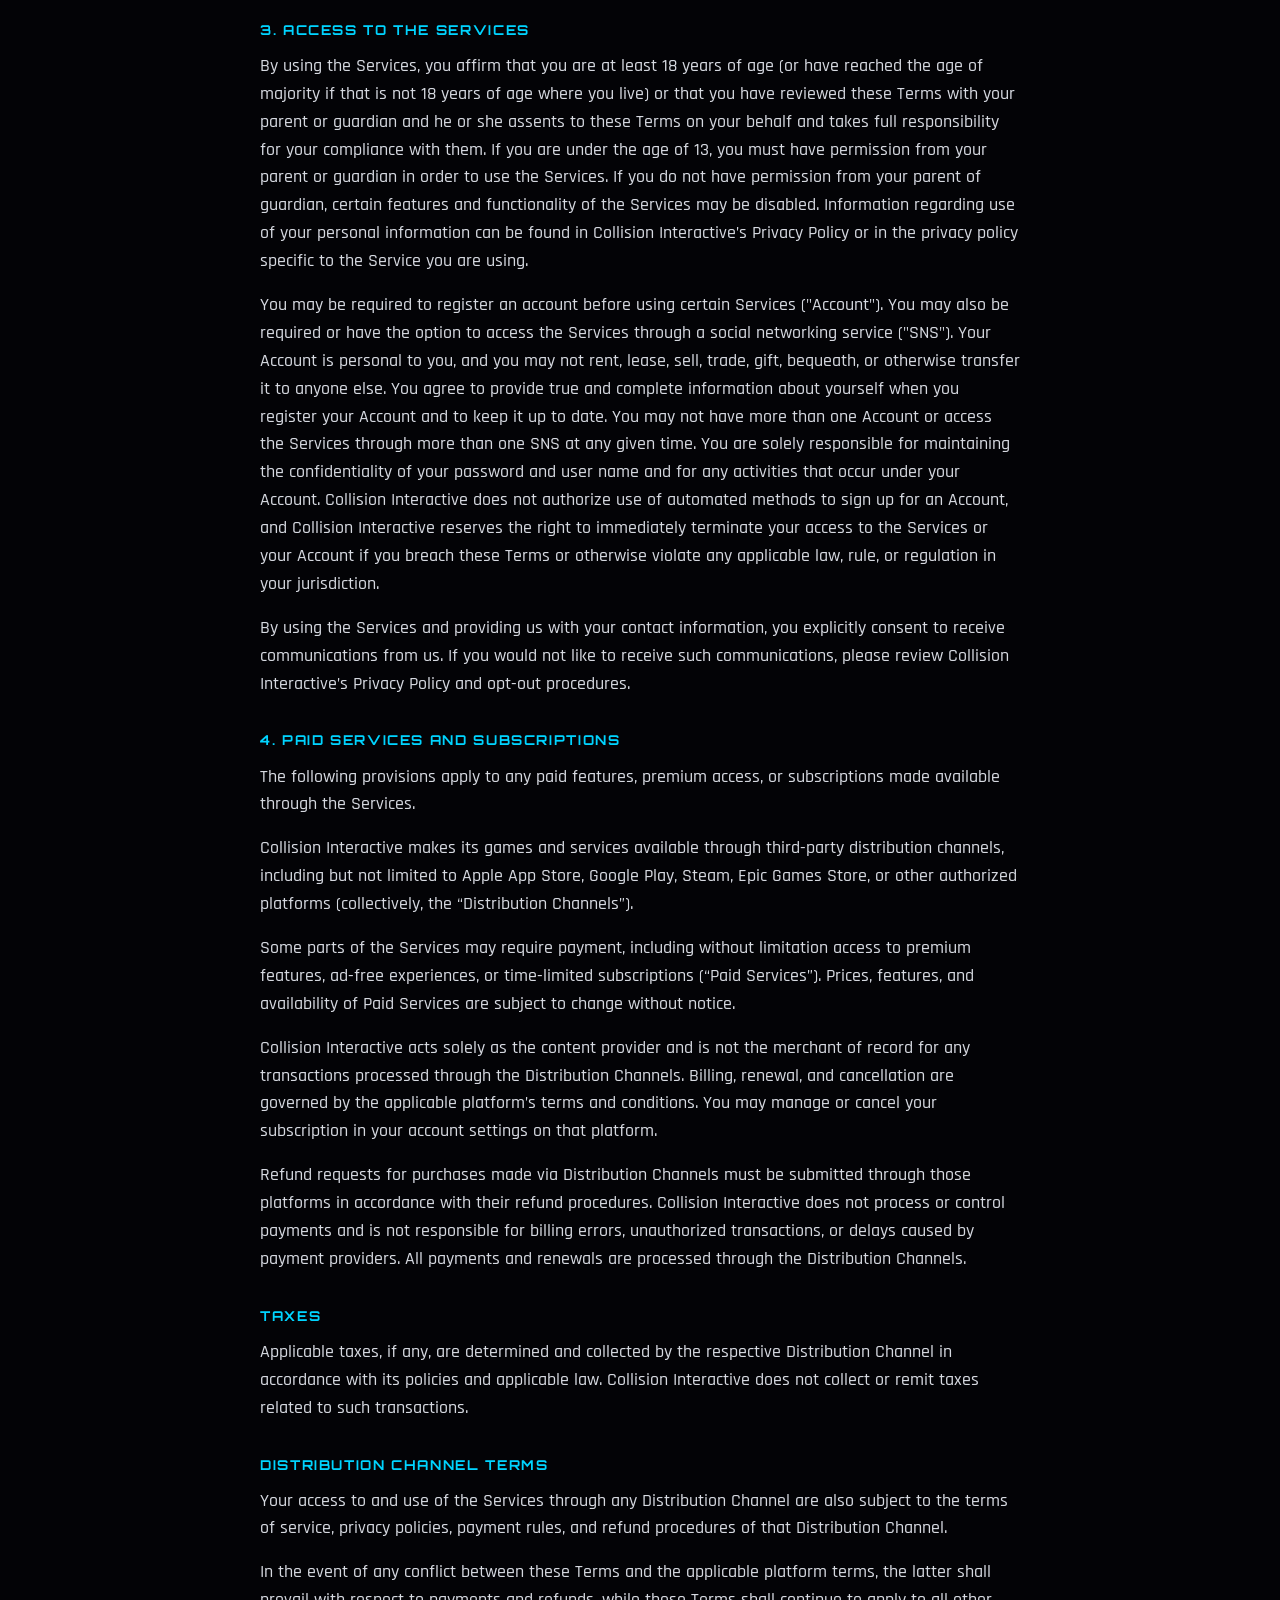
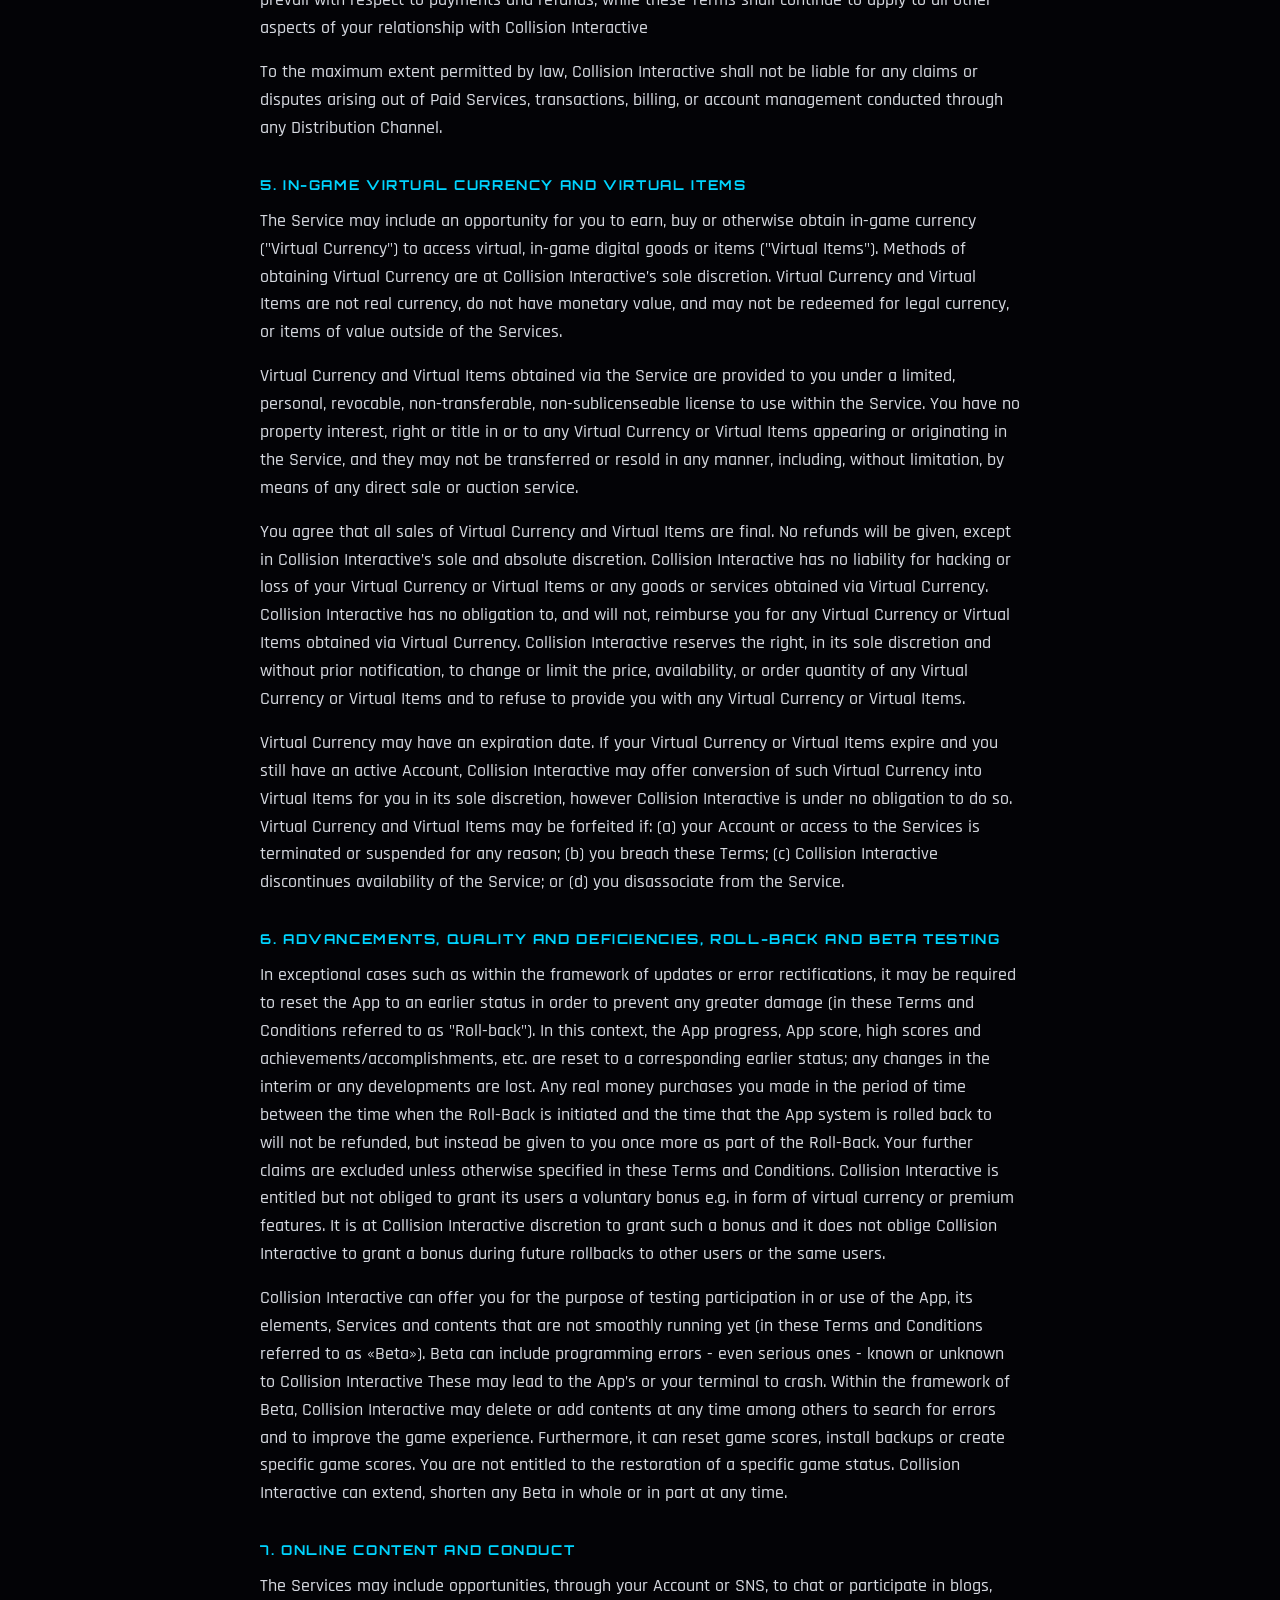
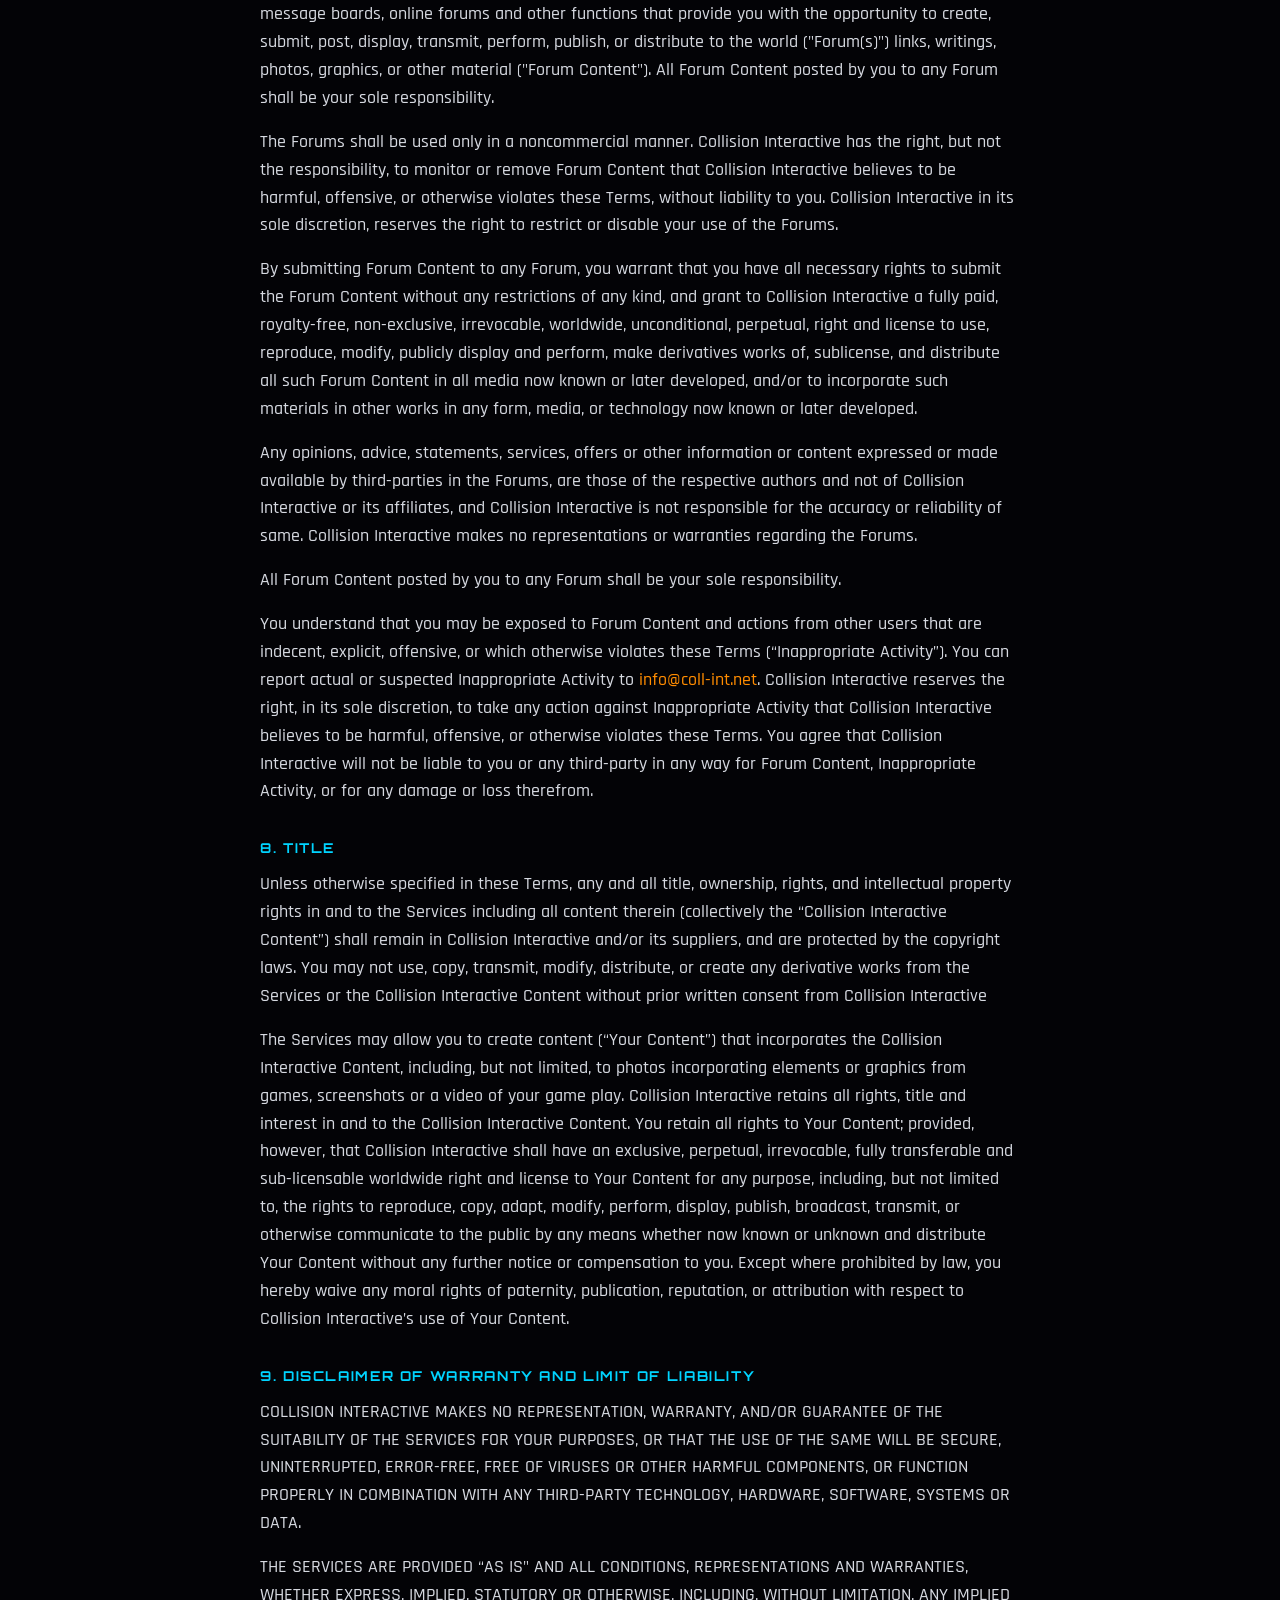
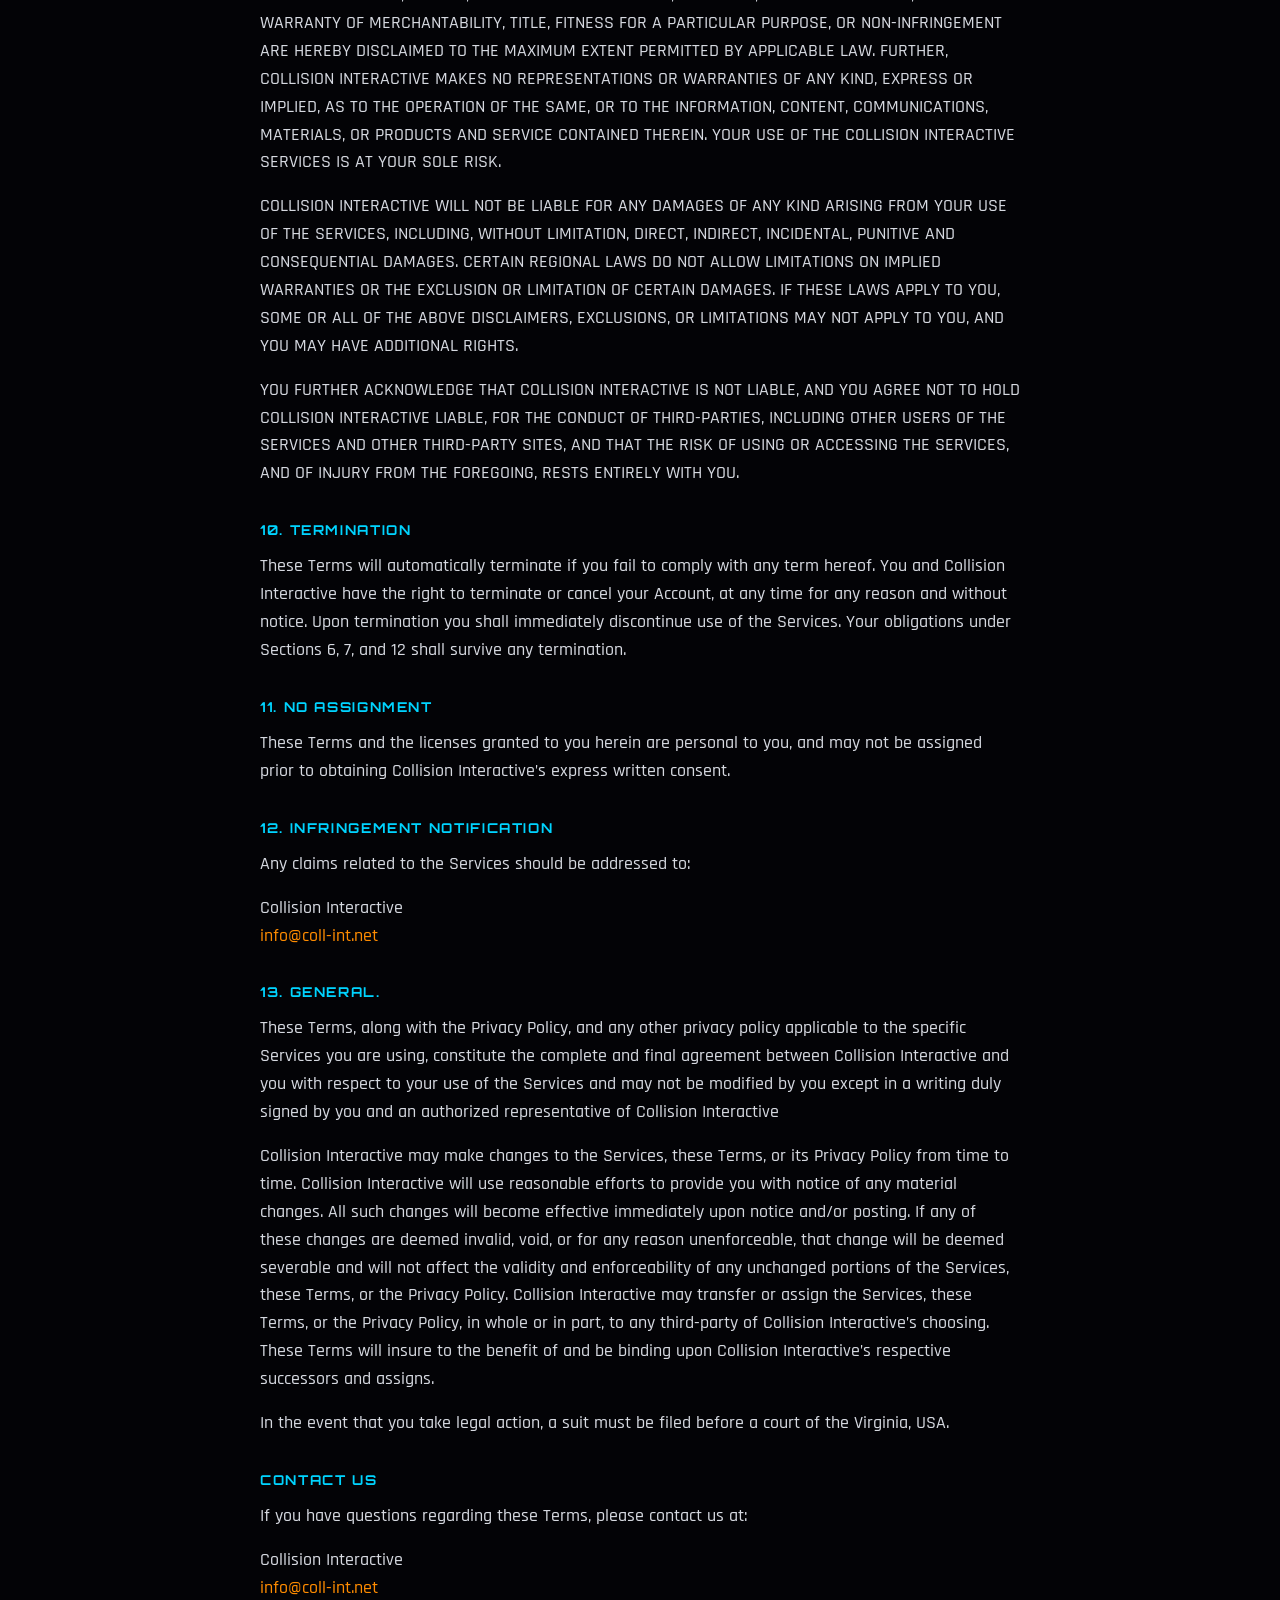
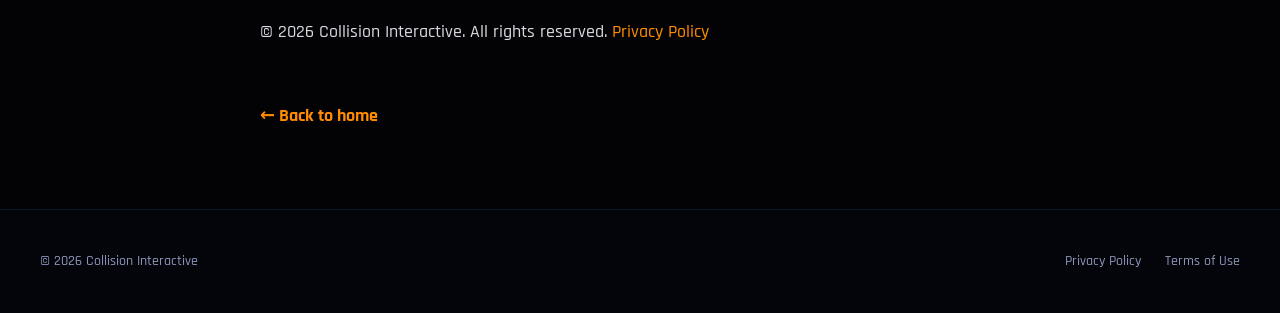
<file: terms.html>
<!DOCTYPE html>
<html lang="en">
<head>
  <meta charset="UTF-8" />
  <meta name="viewport" content="width=device-width, initial-scale=1.0" />
  <title>Terms of Use — Collision Interactive</title>
  <link rel="icon" type="image/png" href="assets/logo2.png" />
  <link rel="preconnect" href="https://fonts.googleapis.com" />
  <link rel="preconnect" href="https://fonts.gstatic.com" crossorigin />
  <link href="https://fonts.googleapis.com/css2?family=Orbitron:wght@500;700&family=Rajdhani:wght@400;600&display=swap" rel="stylesheet" />
  <link rel="stylesheet" href="css/styles.css" />
</head>
<body class="page-legal">
  <header class="site-header site-header--simple">
    <div class="site-header__inner">
      <a class="brand" href="index.html">
        <img class="brand__logo" src="assets/logo2.png" width="40" height="40" alt="" />
        <span class="brand__name">Collision Interactive</span>
      </a>
      <nav class="nav" aria-label="Legal">
        <a href="index.html">Home</a>
        <a href="privacy.html">Privacy Policy</a>
      </nav>
    </div>
  </header>

  <main class="legal-main">
    <article class="legal-doc">
<h1>Terms of Use</h1>

<p class="legal-meta">Last Modified: May 8, 2026</p>

<p>This Terms of Use (&quot;Terms&quot;) is a legal agreement between you and Collision Interactive and governs the use by &quot;you&quot; of Collision Interactive's website, services, forums, games and applications (collectively, the &quot;Services&quot;). By using the Services you agree to these Terms. If you do not agree to these Terms, do not purchase or use the Services.</p>

<p>The terms used in our Terms and Conditions have the same meanings as in our Privacy Policy, which are accessible at <a href="privacy.html">Privacy Policy</a>.</p>

<p>BY USING THE SERVICES, YOU ACKNOWLEDGE THAT YOU HAVE READ THIS AGREEMENT AND AGREE TO BE BOUND BY ITS TERMS AND CONDITIONS.</p>

<p><strong>PLEASE REVIEW COLLISION INTERACTIVE’S PRIVACY POLICY, WHICH IS INCORPORATED INTO THESE TERMS BY REFERENCE</strong></p>

<h2>1. LICENSE AND RESTRICTIONS</h2>

<p>Subject to these Terms, Collision Interactive grants you a non-exclusive, limited, revocable, non-transferable license to use the Services for your personal, non-commercial use. You may not: (a) modify, translate, reverse-engineer, reverse-compile or decompile, disassemble, create derivative works of, or use data gathering or extraction tools in connection with the Services; (b) reproduce, duplicate, copy, sell, resell, or otherwise exploit the Services, in whole or in part, for any purpose without Collision Interactive’s express written consent; (c) frame or utilize framing techniques to enclose any trademark, logo, or other proprietary information (including images, text, page layout, or form) without the express written consent of the respective owner; (d) use any data mining tools or automation tools such as spiders, crawlers, scripts, bots, or any automated method of recording information; (e) use any meta-tags or any other &quot;hidden text&quot; utilizing “Collision Interactive,” its affiliates, partners or artists without Collision Interactive’s express written permission; or (f) engage in any conduct in connection with the Services that may be considered illegal or tortious including, without limitation, “hacking” the Services, or infringing the intellectual property or other proprietary rights of Collision Interactive or third-parties.</p>

<p>Additionally, where the Services are a downloadable game and/or application (“App”), Collision Interactive grants you a non-exclusive, non-transferable, revocable, limited license to use the App for your personal, non-commercial use on authorized devices, unless otherwise specified. The App may not be copied, resold, or sublicensed. These Terms apply to all versions and updates to the App, including, without limitation, free and paid versions.</p>

<p>The App may include measures to control access to the App (including age controls), prevent unauthorized copies, or otherwise attempt to prevent anyone from exceeding the limited rights and licenses granted under these Terms. You may not take any action to circumvent or defeat such security features. If you disable or otherwise tamper with the technical protection measures, your license to use the App or other Services shall be considered automatically revoked.</p>

<h2>2. THIRD-PARTY PRODUCT, SERVICES AND LINKS</h2>

<p>Collision Interactive may offer third-party products through the Services. You assume all risks and liabilities associated with the use of any such third-party products. Additionally, your rights and obligations regarding such products or services will be governed by the separate terms of use and privacy policies of the applicable third-party provider.</p>

<p>The Services may include hyperlinks to other websites over which Collision Interactive has no control. Collision Interactive is not responsible for the availability of such external sites or resources and will not be responsible or liable for any content, advertising, products, or other materials on or available from such third-party websites or resources.</p>

<h2>3. ACCESS TO THE SERVICES</h2>

<p>By using the Services, you affirm that you are at least 18 years of age (or have reached the age of majority if that is not 18 years of age where you live) or that you have reviewed these Terms with your parent or guardian and he or she assents to these Terms on your behalf and takes full responsibility for your compliance with them. If you are under the age of 13, you must have permission from your parent or guardian in order to use the Services. If you do not have permission from your parent of guardian, certain features and functionality of the Services may be disabled. Information regarding use of your personal information can be found in Collision Interactive’s Privacy Policy or in the privacy policy specific to the Service you are using.</p>

<p>You may be required to register an account before using certain Services (&quot;Account&quot;). You may also be required or have the option to access the Services through a social networking service (&quot;SNS&quot;). Your Account is personal to you, and you may not rent, lease, sell, trade, gift, bequeath, or otherwise transfer it to anyone else. You agree to provide true and complete information about yourself when you register your Account and to keep it up to date. You may not have more than one Account or access the Services through more than one SNS at any given time. You are solely responsible for maintaining the confidentiality of your password and user name and for any activities that occur under your Account. Collision Interactive does not authorize use of automated methods to sign up for an Account, and Collision Interactive reserves the right to immediately terminate your access to the Services or your Account if you breach these Terms or otherwise violate any applicable law, rule, or regulation in your jurisdiction.</p>

<p>By using the Services and providing us with your contact information, you explicitly consent to receive communications from us. If you would not like to receive such communications, please review Collision Interactive’s Privacy Policy and opt-out procedures.</p>

<h2>4. PAID SERVICES AND SUBSCRIPTIONS</h2>

<p>The following provisions apply to any paid features, premium access, or subscriptions made available through the Services.</p>

<p>Collision Interactive makes its games and services available through third-party distribution channels, including but not limited to Apple App Store, Google Play, Steam, Epic Games Store, or other authorized platforms (collectively, the “Distribution Channels”).</p>

<p>Some parts of the Services may require payment, including without limitation access to premium features, ad-free experiences, or time-limited subscriptions (“Paid Services”). Prices, features, and availability of Paid Services are subject to change without notice.</p>

<p>Collision Interactive acts solely as the content provider and is not the merchant of record for any transactions processed through the Distribution Channels. Billing, renewal, and cancellation are governed by the applicable platform’s terms and conditions. You may manage or cancel your subscription in your account settings on that platform.</p>

<p>Refund requests for purchases made via Distribution Channels must be submitted through those platforms in accordance with their refund procedures. Collision Interactive does not process or control payments and is not responsible for billing errors, unauthorized transactions, or delays caused by payment providers. All payments and renewals are processed through the Distribution Channels.</p>

<h2>Taxes</h2>

<p>Applicable taxes, if any, are determined and collected by the respective Distribution Channel in accordance with its policies and applicable law. Collision Interactive does not collect or remit taxes related to such transactions.</p>

<h2>Distribution Channel Terms</h2>

<p>Your access to and use of the Services through any Distribution Channel are also subject to the terms of service, privacy policies, payment rules, and refund procedures of that Distribution Channel.</p>

<p>In the event of any conflict between these Terms and the applicable platform terms, the latter shall prevail with respect to payments and refunds, while these Terms shall continue to apply to all other aspects of your relationship with Collision Interactive</p>

<p>To the maximum extent permitted by law, Collision Interactive shall not be liable for any claims or disputes arising out of Paid Services, transactions, billing, or account management conducted through any Distribution Channel.</p>

<h2>5. IN-GAME VIRTUAL CURRENCY AND VIRTUAL ITEMS</h2>

<p>The Service may include an opportunity for you to earn, buy or otherwise obtain in-game currency (&quot;Virtual Currency&quot;) to access virtual, in-game digital goods or items (&quot;Virtual Items&quot;). Methods of obtaining Virtual Currency are at Collision Interactive’s sole discretion. Virtual Currency and Virtual Items are not real currency, do not have monetary value, and may not be redeemed for legal currency, or items of value outside of the Services.</p>

<p>Virtual Currency and Virtual Items obtained via the Service are provided to you under a limited, personal, revocable, non-transferable, non-sublicenseable license to use within the Service. You have no property interest, right or title in or to any Virtual Currency or Virtual Items appearing or originating in the Service, and they may not be transferred or resold in any manner, including, without limitation, by means of any direct sale or auction service.</p>

<p>You agree that all sales of Virtual Currency and Virtual Items are final. No refunds will be given, except in Collision Interactive’s sole and absolute discretion. Collision Interactive has no liability for hacking or loss of your Virtual Currency or Virtual Items or any goods or services obtained via Virtual Currency. Collision Interactive has no obligation to, and will not, reimburse you for any Virtual Currency or Virtual Items obtained via Virtual Currency. Collision Interactive reserves the right, in its sole discretion and without prior notification, to change or limit the price, availability, or order quantity of any Virtual Currency or Virtual Items and to refuse to provide you with any Virtual Currency or Virtual Items.</p>

<p>Virtual Currency may have an expiration date. If your Virtual Currency or Virtual Items expire and you still have an active Account, Collision Interactive may offer conversion of such Virtual Currency into Virtual Items for you in its sole discretion, however Collision Interactive is under no obligation to do so. Virtual Currency and Virtual Items may be forfeited if: (a) your Account or access to the Services is terminated or suspended for any reason; (b) you breach these Terms; (c) Collision Interactive discontinues availability of the Service; or (d) you disassociate from the Service.</p>

<h2>6. ADVANCEMENTS, QUALITY AND DEFICIENCIES, ROLL-BACK AND BETA TESTING</h2>

<p>In exceptional cases such as within the framework of updates or error rectifications, it may be required to reset the App to an earlier status in order to prevent any greater damage (in these Terms and Conditions referred to as &quot;Roll-back&quot;). In this context, the App progress, App score, high scores and achievements/accomplishments, etc. are reset to a corresponding earlier status; any changes in the interim or any developments are lost. Any real money purchases you made in the period of time between the time when the Roll-Back is initiated and the time that the App system is rolled back to will not be refunded, but instead be given to you once more as part of the Roll-Back. Your further claims are excluded unless otherwise specified in these Terms and Conditions. Collision Interactive is entitled but not obliged to grant its users a voluntary bonus e.g. in form of virtual currency or premium features. It is at Collision Interactive discretion to grant such a bonus and it does not oblige Collision Interactive to grant a bonus during future rollbacks to other users or the same users.</p>

<p>Collision Interactive can offer you for the purpose of testing participation in or use of the App, its elements, Services and contents that are not smoothly running yet (in these Terms and Conditions referred to as «Beta»). Beta can include programming errors - even serious ones - known or unknown to Collision Interactive These may lead to the App’s or your terminal to crash. Within the framework of Beta, Collision Interactive may delete or add contents at any time among others to search for errors and to improve the game experience. Furthermore, it can reset game scores, install backups or create specific game scores. You are not entitled to the restoration of a specific game status. Collision Interactive can extend, shorten any Beta in whole or in part at any time.</p>

<h2>7. ONLINE CONTENT AND CONDUCT</h2>

<p>The Services may include opportunities, through your Account or SNS, to chat or participate in blogs, message boards, online forums and other functions that provide you with the opportunity to create, submit, post, display, transmit, perform, publish, or distribute to the world (&quot;Forum(s)&quot;) links, writings, photos, graphics, or other material (&quot;Forum Content&quot;). All Forum Content posted by you to any Forum shall be your sole responsibility.</p>

<p>The Forums shall be used only in a noncommercial manner. Collision Interactive has the right, but not the responsibility, to monitor or remove Forum Content that Collision Interactive believes to be harmful, offensive, or otherwise violates these Terms, without liability to you. Collision Interactive in its sole discretion, reserves the right to restrict or disable your use of the Forums.</p>

<p>By submitting Forum Content to any Forum, you warrant that you have all necessary rights to submit the Forum Content without any restrictions of any kind, and grant to Collision Interactive a fully paid, royalty-free, non-exclusive, irrevocable, worldwide, unconditional, perpetual, right and license to use, reproduce, modify, publicly display and perform, make derivatives works of, sublicense, and distribute all such Forum Content in all media now known or later developed, and/or to incorporate such materials in other works in any form, media, or technology now known or later developed.</p>

<p>Any opinions, advice, statements, services, offers or other information or content expressed or made available by third-parties in the Forums, are those of the respective authors and not of Collision Interactive or its affiliates, and Collision Interactive is not responsible for the accuracy or reliability of same. Collision Interactive makes no representations or warranties regarding the Forums.</p>

<p>All Forum Content posted by you to any Forum shall be your sole responsibility.</p>

<p>You understand that you may be exposed to Forum Content and actions from other users that are indecent, explicit, offensive, or which otherwise violates these Terms (“Inappropriate Activity”). You can report actual or suspected Inappropriate Activity to <a href="mailto:info@coll-int.net">info@coll-int.net</a>. Collision Interactive reserves the right, in its sole discretion, to take any action against Inappropriate Activity that Collision Interactive believes to be harmful, offensive, or otherwise violates these Terms. You agree that Collision Interactive will not be liable to you or any third-party in any way for Forum Content, Inappropriate Activity, or for any damage or loss therefrom.</p>

<h2>8. TITLE</h2>

<p>Unless otherwise specified in these Terms, any and all title, ownership, rights, and intellectual property rights in and to the Services including all content therein (collectively the “Collision Interactive Content”) shall remain in Collision Interactive and/or its suppliers, and are protected by the copyright laws. You may not use, copy, transmit, modify, distribute, or create any derivative works from the Services or the Collision Interactive Content without prior written consent from Collision Interactive</p>

<p>The Services may allow you to create content (“Your Content”) that incorporates the Collision Interactive Content, including, but not limited, to photos incorporating elements or graphics from games, screenshots or a video of your game play. Collision Interactive retains all rights, title and interest in and to the Collision Interactive Content. You retain all rights to Your Content; provided, however, that Collision Interactive shall have an exclusive, perpetual, irrevocable, fully transferable and sub-licensable worldwide right and license to Your Content for any purpose, including, but not limited to, the rights to reproduce, copy, adapt, modify, perform, display, publish, broadcast, transmit, or otherwise communicate to the public by any means whether now known or unknown and distribute Your Content without any further notice or compensation to you. Except where prohibited by law, you hereby waive any moral rights of paternity, publication, reputation, or attribution with respect to Collision Interactive’s use of Your Content.</p>

<h2>9. DISCLAIMER OF WARRANTY AND LIMIT OF LIABILITY</h2>

<p>COLLISION INTERACTIVE MAKES NO REPRESENTATION, WARRANTY, AND/OR GUARANTEE OF THE SUITABILITY OF THE SERVICES FOR YOUR PURPOSES, OR THAT THE USE OF THE SAME WILL BE SECURE, UNINTERRUPTED, ERROR-FREE, FREE OF VIRUSES OR OTHER HARMFUL COMPONENTS, OR FUNCTION PROPERLY IN COMBINATION WITH ANY THIRD-PARTY TECHNOLOGY, HARDWARE, SOFTWARE, SYSTEMS OR DATA.</p>

<p>THE SERVICES ARE PROVIDED “AS IS&quot; AND ALL CONDITIONS, REPRESENTATIONS AND WARRANTIES, WHETHER EXPRESS, IMPLIED, STATUTORY OR OTHERWISE, INCLUDING, WITHOUT LIMITATION, ANY IMPLIED WARRANTY OF MERCHANTABILITY, TITLE, FITNESS FOR A PARTICULAR PURPOSE, OR NON-INFRINGEMENT ARE HEREBY DISCLAIMED TO THE MAXIMUM EXTENT PERMITTED BY APPLICABLE LAW. FURTHER, COLLISION INTERACTIVE MAKES NO REPRESENTATIONS OR WARRANTIES OF ANY KIND, EXPRESS OR IMPLIED, AS TO THE OPERATION OF THE SAME, OR TO THE INFORMATION, CONTENT, COMMUNICATIONS, MATERIALS, OR PRODUCTS AND SERVICE CONTAINED THEREIN. YOUR USE OF THE COLLISION INTERACTIVE SERVICES IS AT YOUR SOLE RISK.</p>

<p>COLLISION INTERACTIVE WILL NOT BE LIABLE FOR ANY DAMAGES OF ANY KIND ARISING FROM YOUR USE OF THE SERVICES, INCLUDING, WITHOUT LIMITATION, DIRECT, INDIRECT, INCIDENTAL, PUNITIVE AND CONSEQUENTIAL DAMAGES. CERTAIN REGIONAL LAWS DO NOT ALLOW LIMITATIONS ON IMPLIED WARRANTIES OR THE EXCLUSION OR LIMITATION OF CERTAIN DAMAGES. IF THESE LAWS APPLY TO YOU, SOME OR ALL OF THE ABOVE DISCLAIMERS, EXCLUSIONS, OR LIMITATIONS MAY NOT APPLY TO YOU, AND YOU MAY HAVE ADDITIONAL RIGHTS.</p>

<p>YOU FURTHER ACKNOWLEDGE THAT COLLISION INTERACTIVE IS NOT LIABLE, AND YOU AGREE NOT TO HOLD COLLISION INTERACTIVE LIABLE, FOR THE CONDUCT OF THIRD-PARTIES, INCLUDING OTHER USERS OF THE SERVICES AND OTHER THIRD-PARTY SITES, AND THAT THE RISK OF USING OR ACCESSING THE SERVICES, AND OF INJURY FROM THE FOREGOING, RESTS ENTIRELY WITH YOU.</p>

<h2>10. TERMINATION</h2>

<p>These Terms will automatically terminate if you fail to comply with any term hereof. You and Collision Interactive have the right to terminate or cancel your Account, at any time for any reason and without notice. Upon termination you shall immediately discontinue use of the Services. Your obligations under Sections 6, 7, and 12 shall survive any termination.</p>

<h2>11. NO ASSIGNMENT</h2>

<p>These Terms and the licenses granted to you herein are personal to you, and may not be assigned prior to obtaining Collision Interactive’s express written consent.</p>

<h2>12. INFRINGEMENT NOTIFICATION</h2>

<p>Any claims related to the Services should be addressed to:</p>

<p>Collision Interactive<br />
<a href="mailto:info@coll-int.net">info@coll-int.net</a></p>

<h2>13. GENERAL.</h2>

<p>These Terms, along with the Privacy Policy, and any other privacy policy applicable to the specific Services you are using, constitute the complete and final agreement between Collision Interactive and you with respect to your use of the Services and may not be modified by you except in a writing duly signed by you and an authorized representative of Collision Interactive</p>

<p>Collision Interactive may make changes to the Services, these Terms, or its Privacy Policy from time to time. Collision Interactive will use reasonable efforts to provide you with notice of any material changes. All such changes will become effective immediately upon notice and/or posting. If any of these changes are deemed invalid, void, or for any reason unenforceable, that change will be deemed severable and will not affect the validity and enforceability of any unchanged portions of the Services, these Terms, or the Privacy Policy. Collision Interactive may transfer or assign the Services, these Terms, or the Privacy Policy, in whole or in part, to any third-party of Collision Interactive’s choosing. These Terms will insure to the benefit of and be binding upon Collision Interactive’s respective successors and assigns.</p>

<p>In the event that you take legal action, a suit must be filed before a court of the Virginia, USA.</p>

<h2>CONTACT US</h2>

<p>If you have questions regarding these Terms, please contact us at:</p>

<p>Collision Interactive<br />
<a href="mailto:info@coll-int.net">info@coll-int.net</a></p>

<p>© 2026 Collision Interactive. All rights reserved. <a href="privacy.html">Privacy Policy</a></p>

      <p><a href="index.html" class="legal-back">← Back to home</a></p>
    </article>
  </main>

  <footer class="site-footer site-footer--minimal">
    <div class="site-footer__inner">
      <div class="site-footer__meta">
        <span>© 2026 Collision Interactive</span>
        <span class="site-footer__links">
          <a href="privacy.html">Privacy Policy</a>
          <a href="terms.html" aria-current="page">Terms of Use</a>
        </span>
      </div>
    </div>
  </footer>
</body>
</html>
</file>
<file: css/styles.css>
/* Collision Interactive — brand: collision / sci-fi / dark energy */

:root {
  --blue-deep: #0055ff;
  --blue-mid: #0088ff;
  --cyan: #00d4ff;
  --orange-deep: #ff4e00;
  --orange-hot: #ff6a00;
  --orange-bright: #ff8c00;
  --burst: #fffdf0;
  --white: #f4f7ff;
  --muted: #8b95b8;
  --bg: #030306;
  --bg-elevated: #0a0c14;
  --border: rgba(0, 212, 255, 0.12);
  --font-display: "Orbitron", system-ui, sans-serif;
  --font-body: "Rajdhani", system-ui, sans-serif;
  --header-h: 4.5rem;
  --ease-out: cubic-bezier(0.22, 1, 0.36, 1);
}

*,
*::before,
*::after {
  box-sizing: border-box;
}

html {
  scroll-behavior: smooth;
}

body {
  margin: 0;
  min-height: 100vh;
  font-family: var(--font-body);
  font-size: 1.125rem;
  font-weight: 500;
  line-height: 1.55;
  color: var(--white);
  background: var(--bg);
  overflow-x: hidden;
}

a {
  color: var(--cyan);
  text-decoration: none;
  transition: color 0.2s ease, text-shadow 0.2s ease;
}

a:hover {
  color: var(--burst);
  text-shadow: 0 0 20px rgba(0, 212, 255, 0.5);
}

img {
  max-width: 100%;
  height: auto;
  display: block;
}

/* Subtle rotating background rays */
.bg-rays {
  position: fixed;
  inset: 0;
  z-index: 0;
  pointer-events: none;
  background:
    conic-gradient(
      from 0deg at 50% 50%,
      transparent 0deg,
      rgba(0, 85, 255, 0.04) 60deg,
      transparent 120deg,
      rgba(255, 78, 0, 0.035) 180deg,
      transparent 240deg,
      rgba(0, 212, 255, 0.03) 300deg,
      transparent 360deg
    );
  animation: rays-spin 120s linear infinite;
  opacity: 0.9;
}

@keyframes rays-spin {
  to {
    transform: rotate(360deg);
  }
}

/* ——— Header ——— */
.site-header {
  position: sticky;
  top: 0;
  z-index: 100;
  height: var(--header-h);
  background: linear-gradient(180deg, rgba(3, 3, 6, 0.97) 0%, rgba(3, 3, 6, 0.88) 100%);
  border-bottom: 1px solid var(--border);
  backdrop-filter: blur(12px);
  -webkit-backdrop-filter: blur(12px);
}

.site-header__inner {
  max-width: 1200px;
  margin: 0 auto;
  padding: 0 1.25rem;
  height: 100%;
  display: flex;
  align-items: center;
  justify-content: space-between;
  gap: 1rem;
}

.site-header--simple .brand__name {
  font-size: 1rem;
}

.brand {
  display: flex;
  align-items: center;
  gap: 0.75rem;
  color: inherit;
  text-decoration: none;
}

.brand:hover {
  color: inherit;
  text-shadow: none;
}

.brand__logo {
  width: 48px;
  height: 48px;
  object-fit: contain;
}

.brand__text {
  display: flex;
  flex-direction: column;
  gap: 0.1rem;
}

.brand__name {
  font-family: var(--font-display);
  font-weight: 700;
  font-size: 1.05rem;
  letter-spacing: 0.06em;
  text-transform: uppercase;
  background: linear-gradient(90deg, var(--cyan) 0%, var(--burst) 45%, var(--orange-bright) 100%);
  -webkit-background-clip: text;
  background-clip: text;
  color: transparent;
}

.brand__tagline {
  font-size: 0.78rem;
  font-weight: 600;
  letter-spacing: 0.12em;
  text-transform: uppercase;
  color: var(--muted);
}

.nav {
  display: flex;
  align-items: center;
  gap: 1.75rem;
}

.nav a {
  font-family: var(--font-display);
  font-size: 0.72rem;
  font-weight: 600;
  letter-spacing: 0.18em;
  text-transform: uppercase;
  color: var(--muted);
  position: relative;
  padding: 0.35rem 0;
}

.nav a::after {
  content: "";
  position: absolute;
  left: 0;
  bottom: 0;
  width: 0;
  height: 2px;
  background: linear-gradient(90deg, var(--cyan), var(--orange-hot));
  transition: width 0.35s var(--ease-out);
}

.nav a:hover {
  color: var(--white);
  text-shadow: 0 0 16px rgba(255, 140, 0, 0.35);
}

.nav a:hover::after {
  width: 100%;
}

.nav-toggle {
  display: none;
  flex-direction: column;
  justify-content: center;
  gap: 6px;
  width: 44px;
  height: 44px;
  padding: 0;
  border: 1px solid var(--border);
  border-radius: 0;
  background: var(--bg-elevated);
  cursor: pointer;
}

.nav-toggle span {
  display: block;
  height: 2px;
  width: 22px;
  margin: 0 auto;
  background: linear-gradient(90deg, var(--cyan), var(--orange-hot));
}

.nav-mobile {
  display: none;
  flex-direction: column;
  padding: 1rem 1.25rem 1.25rem;
  background: rgba(10, 12, 20, 0.98);
  border-bottom: 1px solid var(--border);
}

.nav-mobile:not([hidden]) {
  display: flex;
}

.nav-mobile a {
  font-family: var(--font-display);
  font-size: 0.75rem;
  letter-spacing: 0.15em;
  text-transform: uppercase;
  padding: 0.75rem 0;
  color: var(--white);
  border-bottom: 1px solid rgba(255, 255, 255, 0.06);
}

@media (max-width: 768px) {
  .nav {
    display: none;
  }

  .nav-toggle {
    display: flex;
  }
}

/* ——— Main layout ——— */
main,
.site-footer {
  position: relative;
  z-index: 1;
}

/* ——— Hero ——— */
.hero {
  position: relative;
  min-height: calc(100vh - var(--header-h));
  display: flex;
  align-items: center;
  justify-content: center;
  padding: 4rem 1.5rem 5rem;
  overflow: hidden;
  border-bottom: 1px solid var(--border);
  background: var(--bg);
}

.hero-canvas {
  position: absolute;
  inset: 0;
  width: 100%;
  height: 100%;
  z-index: 1;
  pointer-events: none;
  display: block;
}

.hero::before {
  content: "";
  position: absolute;
  inset: 0;
  z-index: 2;
  pointer-events: none;
  background: linear-gradient(
    180deg,
    rgba(3, 3, 8, 0) 0%,
    rgba(3, 3, 8, 0) 42%,
    rgba(3, 3, 8, 0.35) 78%,
    rgba(3, 3, 8, 0.72) 100%
  );
}

.hero__ambient {
  position: absolute;
  inset: 0;
  z-index: 2;
  pointer-events: none;
  background:
    radial-gradient(ellipse 55% 42% at 50% 48%, rgba(0, 212, 255, 0.04) 0%, transparent 55%),
    radial-gradient(ellipse 38% 36% at 18% 55%, rgba(0, 85, 255, 0.07) 0%, transparent 50%),
    radial-gradient(ellipse 38% 36% at 82% 55%, rgba(255, 106, 0, 0.06) 0%, transparent 50%);
  opacity: 0.9;
}

.hero__inner {
  position: relative;
  z-index: 3;
  display: flex;
  flex-direction: column;
  align-items: center;
  gap: clamp(1.25rem, 3vw, 2rem);
  max-width: 920px;
  width: 100%;
}

@media (prefers-reduced-motion: reduce) {
  .hero__ambient {
    opacity: 1;
  }
}

.hero__content {
  text-align: center;
  max-width: 900px;
}

.hero__title {
  font-family: var(--font-display);
  font-weight: 900;
  font-size: clamp(1.85rem, 5.5vw, 3.25rem);
  line-height: 1.1;
  letter-spacing: 0.03em;
  text-transform: uppercase;
  margin: 0 0 1.15rem;
  background: linear-gradient(100deg, var(--cyan) 0%, var(--burst) 48%, var(--orange-bright) 100%);
  -webkit-background-clip: text;
  background-clip: text;
  color: transparent;
  filter: drop-shadow(0 0 28px rgba(255, 253, 240, 0.12));
}

.hero__subtitle {
  max-width: 32rem;
  margin: 0 auto;
  font-size: clamp(1.05rem, 2.4vw, 1.2rem);
  color: var(--muted);
  font-weight: 500;
  line-height: 1.5;
  text-shadow:
    0 0 32px rgba(3, 3, 8, 0.95),
    0 2px 20px rgba(3, 3, 8, 0.85);
}

/* ——— Buttons ——— */
.btn {
  display: inline-flex;
  align-items: center;
  justify-content: center;
  position: relative;
  font-family: var(--font-display);
  font-size: 0.75rem;
  font-weight: 700;
  letter-spacing: 0.2em;
  text-transform: uppercase;
  padding: 1rem 2.25rem;
  border: none;
  border-radius: 0;
  cursor: pointer;
  transition: transform 0.25s var(--ease-out), box-shadow 0.25s ease;
}

.btn--primary {
  color: var(--bg);
  background: linear-gradient(90deg, var(--cyan) 0%, var(--burst) 50%, var(--orange-hot) 100%);
  box-shadow:
    0 0 0 1px rgba(255, 253, 240, 0.35),
    0 0 32px rgba(0, 212, 255, 0.45),
    0 0 48px rgba(255, 78, 0, 0.25);
}

.btn--primary:hover {
  transform: translateY(-2px) scale(1.02);
  box-shadow:
    0 0 0 1px rgba(255, 253, 240, 0.5),
    0 0 48px rgba(0, 212, 255, 0.65),
    0 0 64px rgba(255, 106, 0, 0.4);
}

.btn--submit {
  color: var(--burst);
  background: linear-gradient(135deg, rgba(0, 85, 255, 0.35) 0%, rgba(255, 78, 0, 0.3) 100%);
  border: 1px solid rgba(0, 212, 255, 0.45);
  box-shadow: 0 0 24px rgba(0, 212, 255, 0.25);
  width: 100%;
  margin-top: 0.5rem;
}

.btn--submit:hover {
  border-color: var(--orange-bright);
  box-shadow:
    0 0 32px rgba(255, 140, 0, 0.35),
    0 0 48px rgba(0, 212, 255, 0.25);
}

/* ——— Sections ——— */
.section {
  max-width: 1200px;
  margin: 0 auto;
  padding: 5rem 1.25rem;
}

.section__head {
  margin-bottom: 2.75rem;
  text-align: center;
}

.section__title {
  font-family: var(--font-display);
  font-weight: 700;
  font-size: clamp(1.5rem, 3vw, 2rem);
  letter-spacing: 0.12em;
  text-transform: uppercase;
  margin: 0 0 0.75rem;
  color: var(--white);
}

.section__lead {
  margin: 0;
  max-width: 36rem;
  margin-left: auto;
  margin-right: auto;
  color: var(--muted);
}

/* ——— Games grid (multi-card layout; add siblings to .games-grid as you ship) ——— */
.games-showcase {
  display: flex;
  flex-direction: column;
  align-items: stretch;
  gap: 1.75rem;
  width: 100%;
}

/* Flex centers cards reliably (grid + :only-child was still left-aligned in some cases) */
.games-grid {
  display: flex;
  flex-wrap: wrap;
  justify-content: center;
  align-items: stretch;
  gap: 1.5rem;
  width: 100%;
  margin: 0;
  padding: 0;
}

.games-grid > .game-card {
  flex: 0 1 420px;
  width: 100%;
  max-width: min(100%, 420px);
  min-width: 0;
}

.games-soon {
  margin: 0;
  padding: 1rem 0 0;
  font-family: var(--font-display);
  font-size: 0.58rem;
  font-weight: 500;
  letter-spacing: 0.18em;
  text-transform: uppercase;
  color: rgba(62, 68, 92, 0.55);
  border-top: 1px solid rgba(0, 212, 255, 0.04);
  width: 100%;
  text-align: center;
  box-sizing: border-box;
  line-height: 1.6;
}

.game-card {
  position: relative;
  background: var(--bg-elevated);
  border: 1px solid var(--border);
  border-radius: 0;
  overflow: hidden;
  transition:
    border-color 0.35s ease,
    box-shadow 0.4s var(--ease-out),
    transform 0.4s var(--ease-out);
}

.game-card::before {
  content: "";
  position: absolute;
  inset: 0;
  border: 1px solid transparent;
  pointer-events: none;
  z-index: 2;
  transition: opacity 0.35s ease;
  opacity: 0;
  background: linear-gradient(135deg, rgba(0, 212, 255, 0.22), rgba(255, 106, 0, 0.22)) border-box;
  -webkit-mask: linear-gradient(#fff 0 0) padding-box, linear-gradient(#fff 0 0);
  mask: linear-gradient(#fff 0 0) padding-box, linear-gradient(#fff 0 0);
  -webkit-mask-composite: xor;
  mask-composite: exclude;
}

.game-card:hover {
  transform: scale(1.04) translateY(-2px);
  border-color: rgba(0, 212, 255, 0.45);
  box-shadow:
    0 0 28px rgba(0, 212, 255, 0.28),
    0 0 56px rgba(255, 106, 0, 0.12),
    0 20px 40px rgba(0, 0, 0, 0.5);
}

.game-card:hover::before {
  opacity: 1;
}

.game-card__image {
  position: relative;
  aspect-ratio: 16 / 10;
  background: #050508;
  overflow: hidden;
}

.game-card__image--keyart {
  aspect-ratio: 4 / 3;
  padding: 0;
  background: #08060c;
}

.game-card__image--keyart::after {
  content: "";
  position: absolute;
  inset: 0;
  pointer-events: none;
  background: linear-gradient(
    180deg,
    transparent 55%,
    rgba(3, 3, 6, 0.45) 85%,
    rgba(10, 12, 20, 0.92) 100%
  );
  z-index: 1;
}

.game-card__keyart {
  position: relative;
  z-index: 0;
  width: 100%;
  height: 100%;
  object-fit: cover;
  object-position: center top;
  display: block;
}

.game-card__body {
  padding: 1.35rem 1.25rem 1.5rem;
}

.game-card__title {
  font-family: var(--font-display);
  font-size: 1rem;
  letter-spacing: 0.08em;
  text-transform: uppercase;
  margin: 0 0 0.5rem;
}

.game-card__desc {
  margin: 0 0 1.1rem;
  font-size: 1rem;
  color: var(--muted);
  font-weight: 500;
}

.game-card__store {
  display: inline-flex;
  align-items: center;
  justify-content: center;
  font-family: var(--font-display);
  font-size: 0.65rem;
  font-weight: 700;
  letter-spacing: 0.14em;
  text-transform: uppercase;
  padding: 0.75rem 1.1rem;
  color: var(--burst);
  background: linear-gradient(135deg, rgba(0, 85, 255, 0.25) 0%, rgba(255, 78, 0, 0.2) 100%);
  border: 1px solid rgba(0, 212, 255, 0.4);
  box-shadow: 0 0 16px rgba(0, 212, 255, 0.12);
  transition:
    border-color 0.25s ease,
    box-shadow 0.25s ease,
    transform 0.25s var(--ease-out);
}

.game-card__store:hover {
  color: var(--burst);
  text-shadow: none;
  border-color: rgba(255, 140, 0, 0.55);
  box-shadow:
    0 0 24px rgba(0, 212, 255, 0.25),
    0 0 32px rgba(255, 106, 0, 0.15);
  transform: translateY(-1px);
}

/* ——— About ——— */
.section--about {
  border-top: 1px solid var(--border);
  border-bottom: 1px solid var(--border);
  background: linear-gradient(180deg, transparent 0%, rgba(0, 85, 255, 0.03) 50%, transparent 100%);
}

.about-simple {
  max-width: 38rem;
  margin: 0 auto;
  text-align: center;
}

.about-simple .section__title {
  margin-bottom: 1.25rem;
}

.about-simple p {
  color: var(--muted);
  margin: 0 0 1rem;
  font-size: 1.1rem;
  line-height: 1.6;
}

.about-simple p:last-child {
  margin-bottom: 0;
}

/* ——— Contact ——— */
.contact-grid {
  display: grid;
  grid-template-columns: 1fr 1.2fr;
  gap: 2.5rem;
  align-items: start;
}

@media (max-width: 768px) {
  .contact-grid {
    grid-template-columns: 1fr;
  }
}

.contact-aside p {
  margin: 0 0 1.5rem;
}

.contact-email {
  font-family: var(--font-display);
  font-size: 0.95rem;
  word-break: break-all;
}

.social-list {
  list-style: none;
  margin: 0;
  padding: 0;
  display: flex;
  flex-wrap: wrap;
  gap: 0.75rem 1.25rem;
}

.social-link {
  font-size: 0.95rem;
  font-weight: 600;
  color: var(--muted);
}

.social-link:hover {
  color: var(--orange-bright);
}

.contact-form {
  position: relative;
  background: var(--bg-elevated);
  border: 1px solid var(--border);
  padding: 1.75rem;
}

.contact-form__hp {
  position: absolute;
  left: -9999px;
  width: 1px;
  height: 1px;
  overflow: hidden;
}

.field {
  display: block;
  margin-bottom: 1.1rem;
}

.field__label {
  display: block;
  font-family: var(--font-display);
  font-size: 0.65rem;
  letter-spacing: 0.2em;
  text-transform: uppercase;
  color: var(--muted);
  margin-bottom: 0.4rem;
}

.field__input {
  width: 100%;
  padding: 0.85rem 1rem;
  font-family: var(--font-body);
  font-size: 1rem;
  font-weight: 600;
  color: var(--white);
  background: rgba(0, 0, 0, 0.35);
  border: 1px solid rgba(0, 212, 255, 0.2);
  border-radius: 0;
  transition: border-color 0.2s ease, box-shadow 0.2s ease;
}

.field__input:focus {
  outline: none;
  border-color: var(--orange-hot);
  box-shadow: 0 0 0 1px rgba(255, 106, 0, 0.35), 0 0 20px rgba(0, 212, 255, 0.15);
}

.field__input--area {
  resize: vertical;
  min-height: 120px;
}

.form-note {
  margin: 1rem 0 0;
  font-size: 0.95rem;
  color: var(--cyan);
  min-height: 1.5em;
}

/* ——— Footer ——— */
.site-footer {
  border-top: 1px solid var(--border);
  padding: 2.5rem 1.25rem;
  background: rgba(5, 6, 12, 0.95);
}

.site-footer__inner {
  max-width: 1200px;
  margin: 0 auto;
}

.site-footer__tagline {
  margin: 0 0 1.25rem;
  color: var(--muted);
  font-size: 1rem;
  max-width: 40rem;
}

.site-footer__meta {
  display: flex;
  flex-wrap: wrap;
  align-items: center;
  justify-content: space-between;
  gap: 1rem;
  font-size: 0.9rem;
  color: var(--muted);
}

.site-footer__links {
  display: flex;
  gap: 1.5rem;
}

.site-footer__links a {
  color: var(--muted);
}

.site-footer__links a:hover {
  color: var(--cyan);
}

.site-footer--minimal .site-footer__tagline {
  display: none;
}

/* ——— Scroll reveal ——— */
.reveal {
  opacity: 0;
  transform: translateY(28px) scale(0.98);
  transition:
    opacity 0.75s var(--ease-out),
    transform 0.75s var(--ease-out);
}

.reveal.is-visible {
  opacity: 1;
  transform: translateY(0) scale(1);
}

/* ——— Particle layer ——— */
.particle-layer {
  position: fixed;
  inset: 0;
  pointer-events: none;
  z-index: 9999;
  overflow: hidden;
}

.particle {
  position: absolute;
  width: 8px;
  height: 14px;
  margin: -7px 0 0 -4px;
  opacity: 0;
  will-change: transform, opacity;
}

.particle--blue {
  background: linear-gradient(180deg, var(--cyan), var(--blue-deep));
  clip-path: polygon(50% 0%, 100% 50%, 50% 100%, 0% 50%);
  box-shadow: 0 0 10px var(--cyan);
}

.particle--orange {
  background: linear-gradient(180deg, var(--orange-bright), var(--orange-deep));
  clip-path: polygon(50% 0%, 100% 50%, 50% 100%, 0% 50%);
  box-shadow: 0 0 10px var(--orange-hot);
}

/* ——— Legal pages ——— */
.page-legal {
  display: flex;
  flex-direction: column;
  min-height: 100vh;
}

.page-legal .site-header--simple .brand {
  gap: 0.65rem;
}

.legal-main {
  flex: 1;
  max-width: 800px;
  margin: 0 auto;
  padding: 3rem 1.25rem 4rem;
  width: 100%;
}

.legal-doc h1 {
  font-family: var(--font-display);
  font-size: clamp(1.5rem, 3vw, 2rem);
  letter-spacing: 0.08em;
  text-transform: uppercase;
  margin: 0 0 0.5rem;
  color: var(--white);
}

.legal-meta {
  color: var(--muted);
  font-size: 0.95rem;
  margin: 0 0 2rem;
}

.legal-doc h2 {
  font-family: var(--font-display);
  font-size: 0.85rem;
  letter-spacing: 0.12em;
  text-transform: uppercase;
  margin: 2rem 0 0.75rem;
  color: var(--cyan);
}

.legal-doc p {
  color: rgba(244, 247, 255, 0.88);
  margin: 0 0 1rem;
}

.legal-doc a {
  color: var(--orange-bright);
}

.legal-back {
  display: inline-block;
  margin-top: 2.5rem;
  font-weight: 700;
}
</file>
